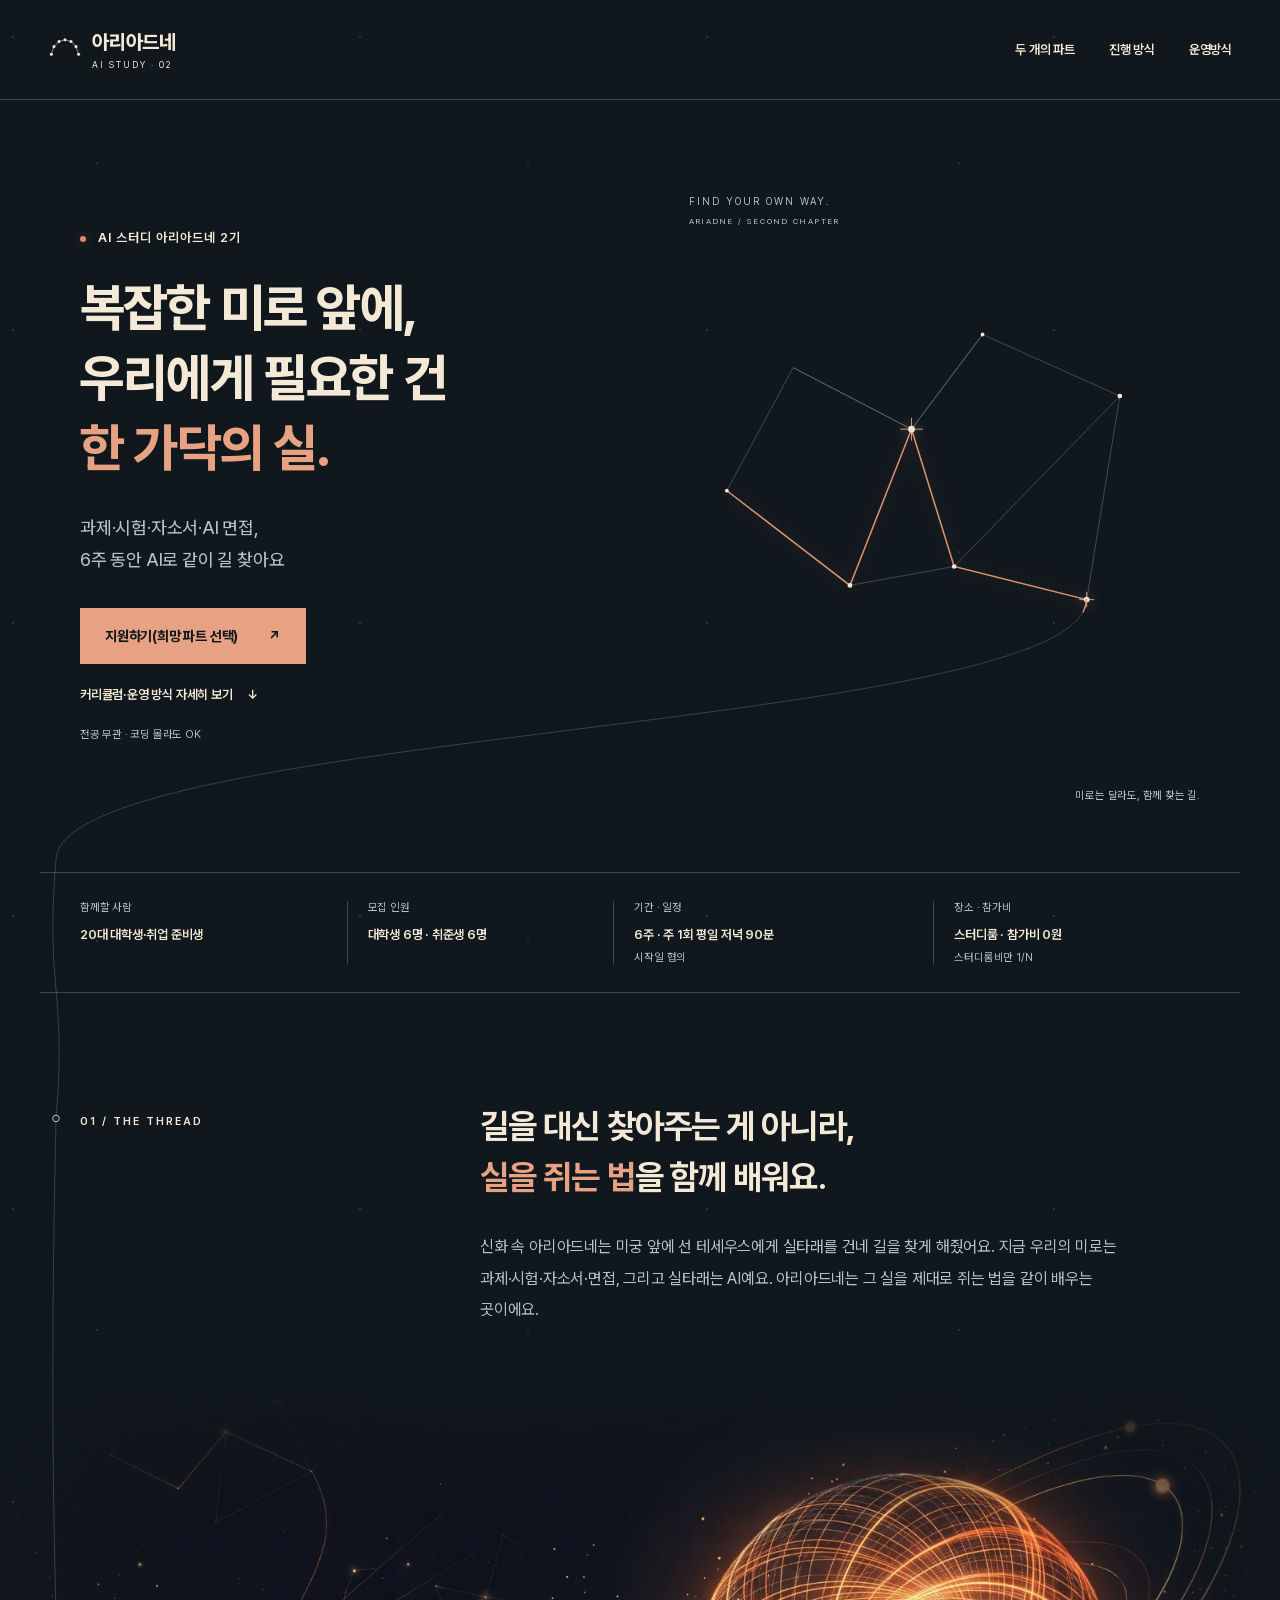
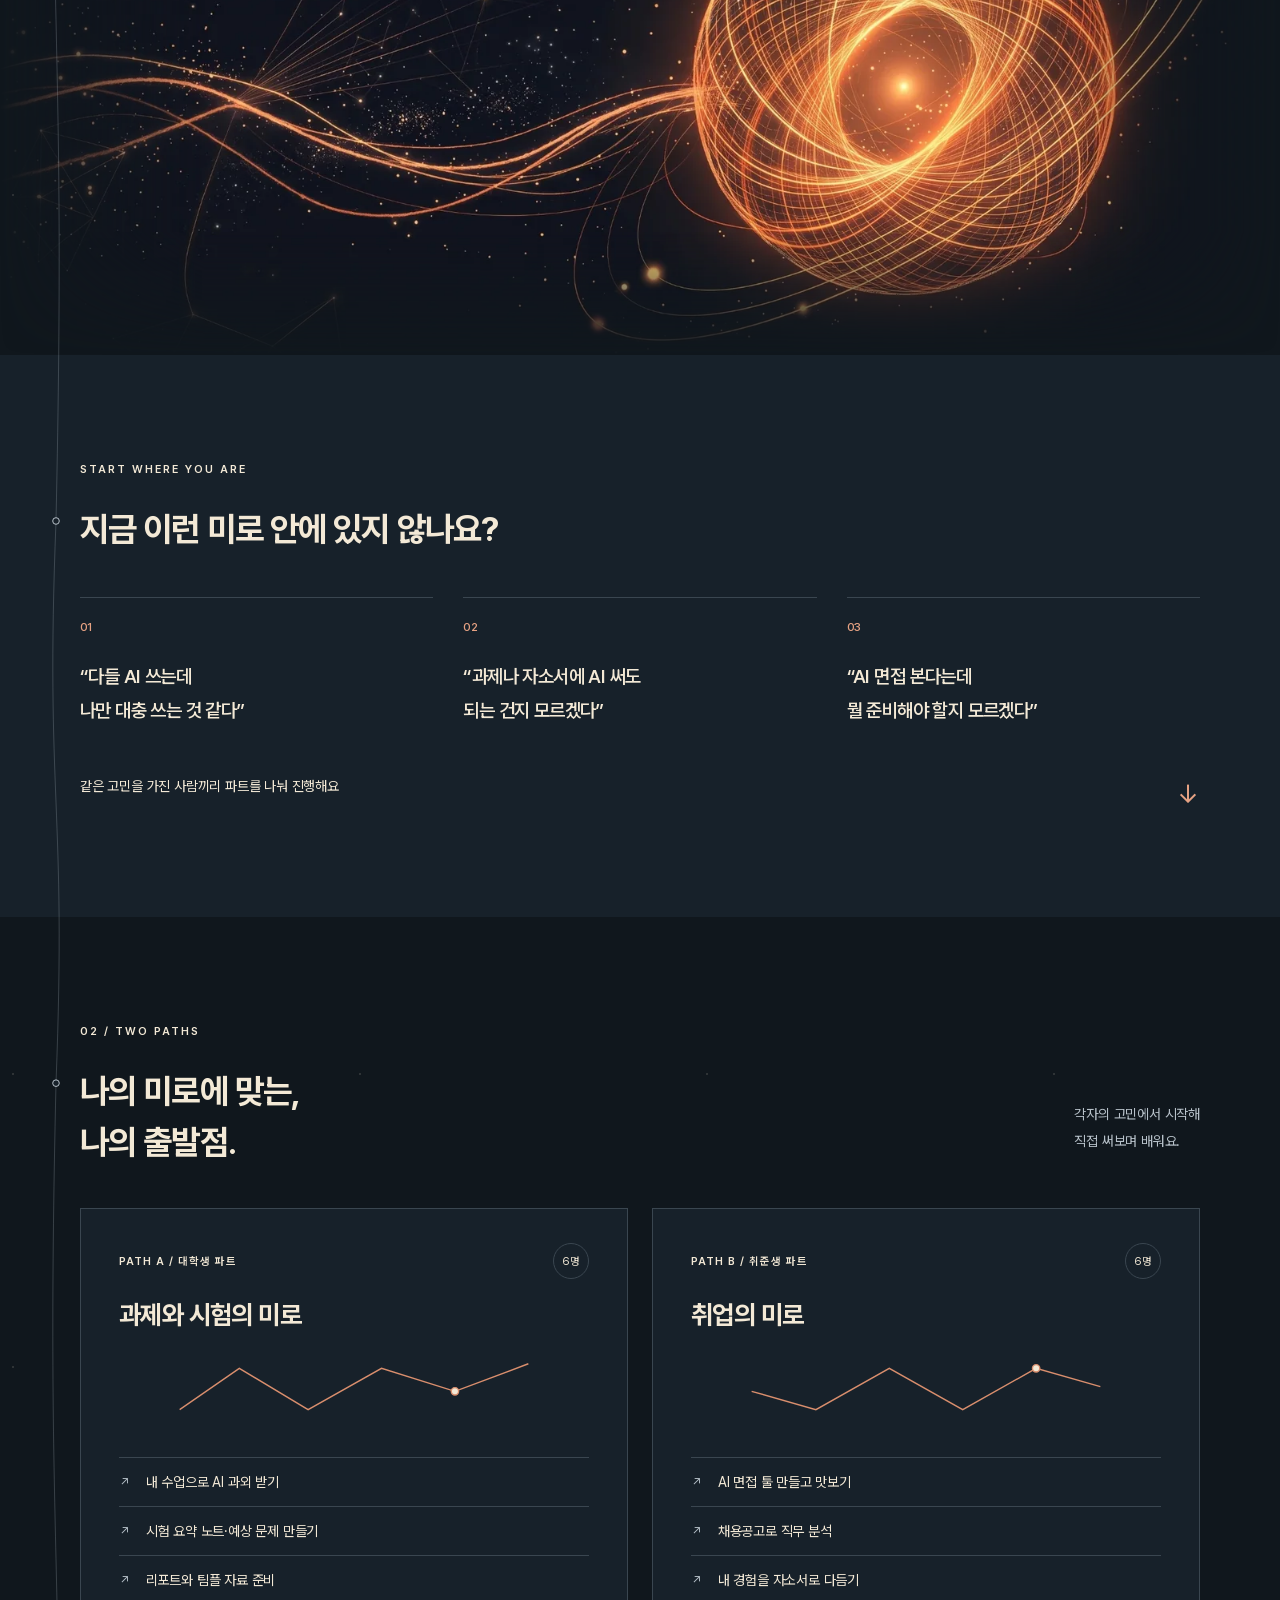
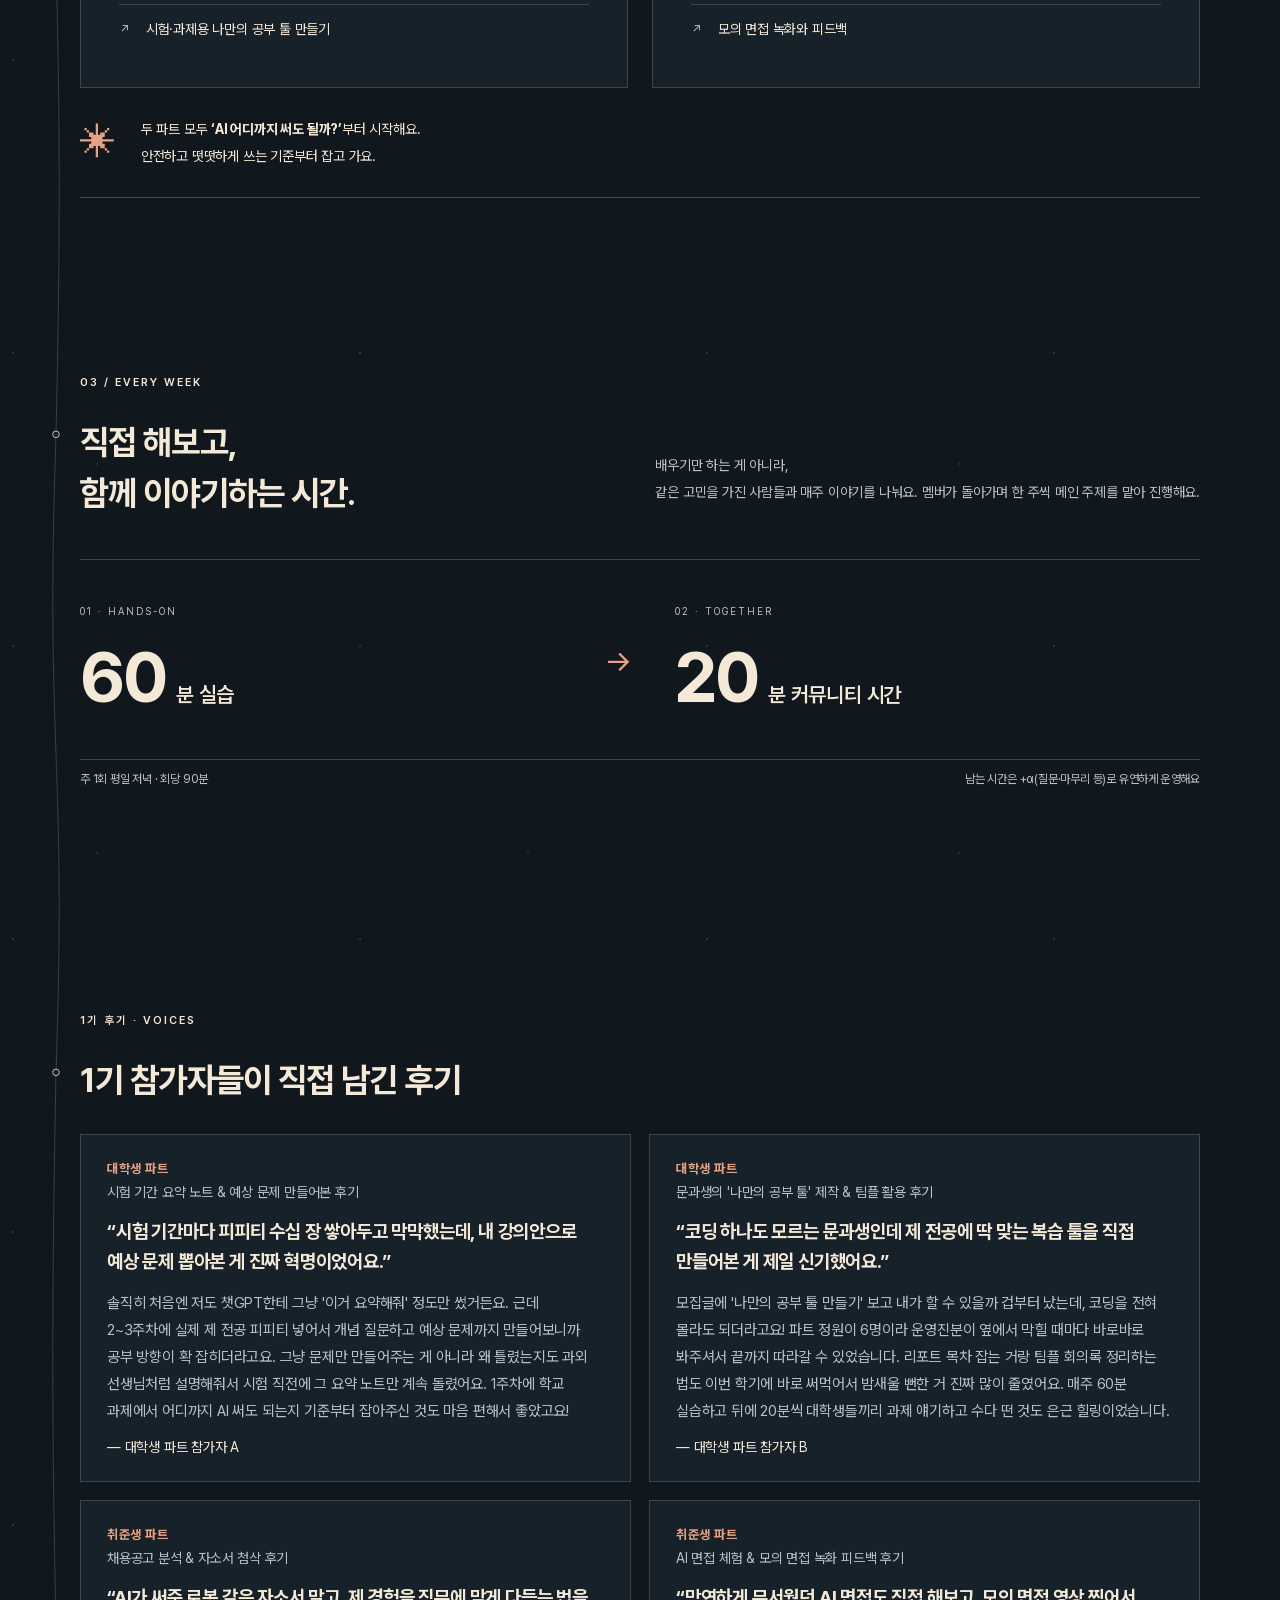
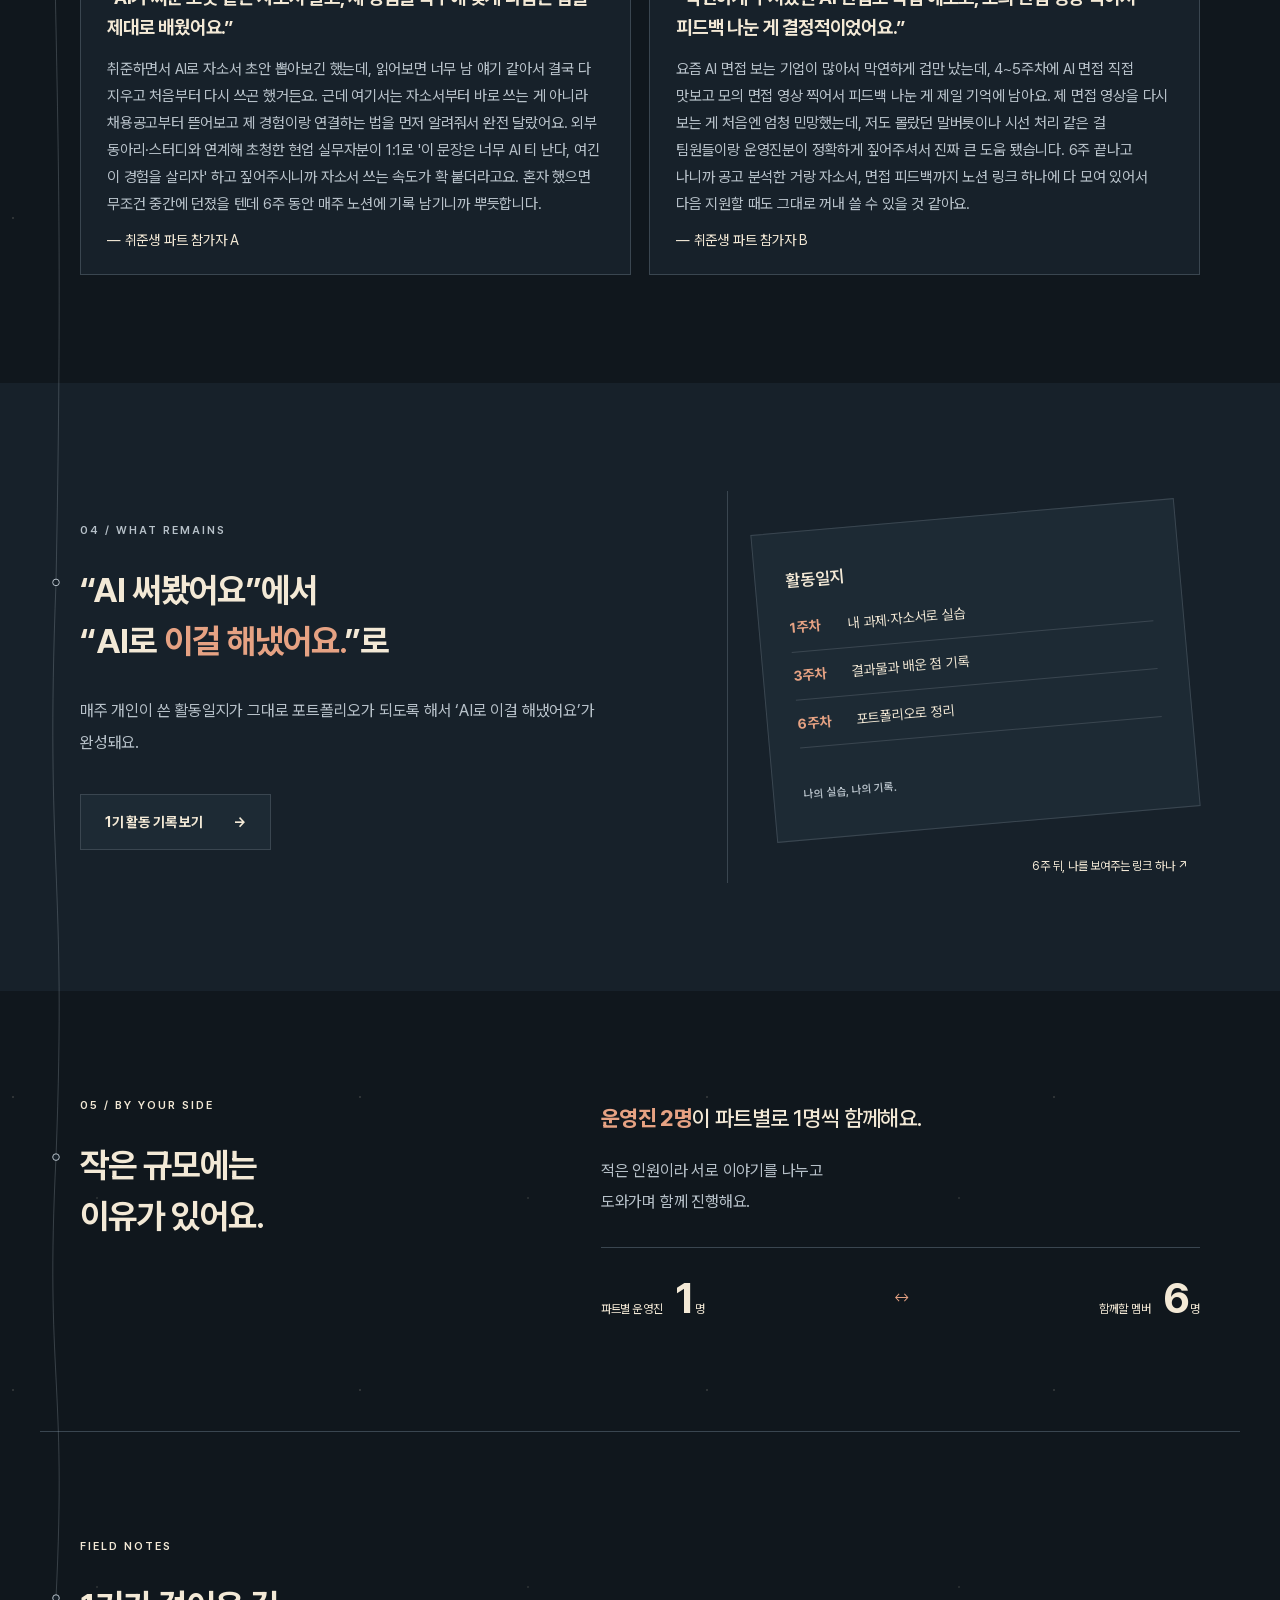
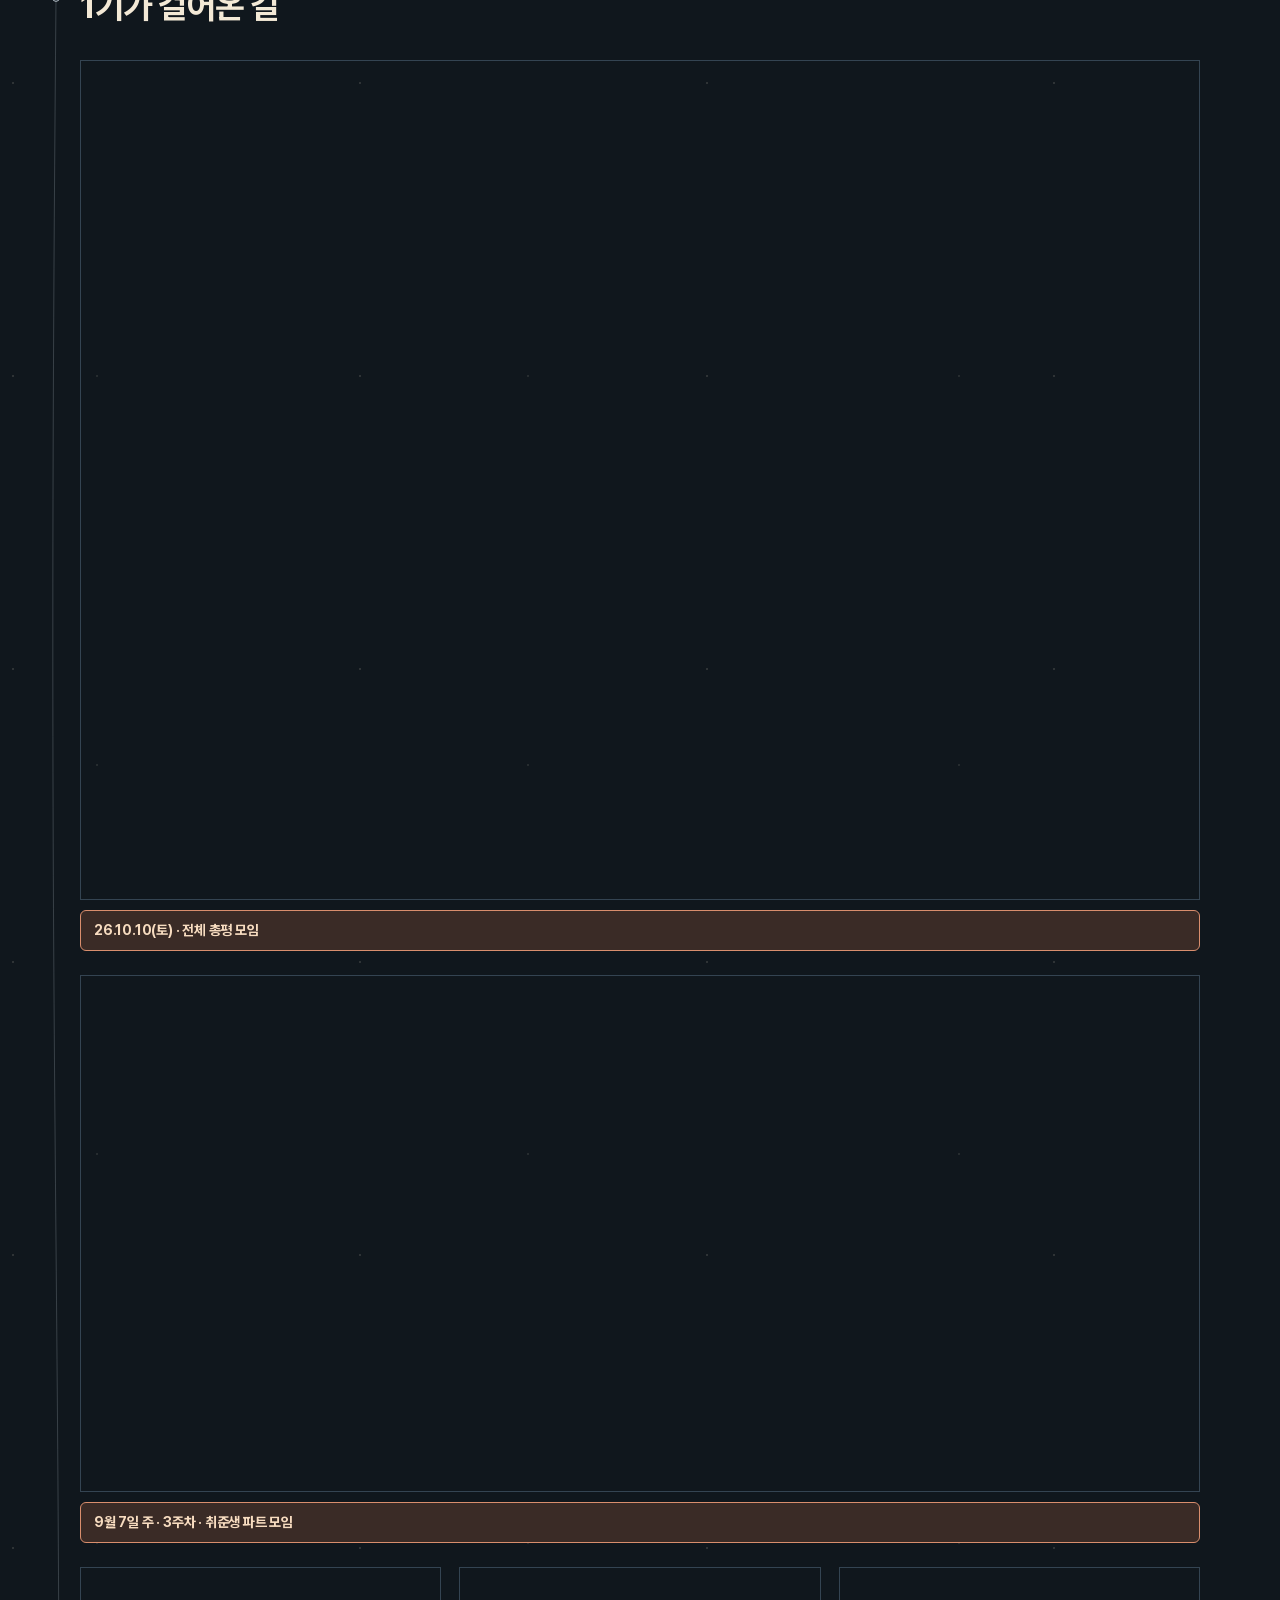
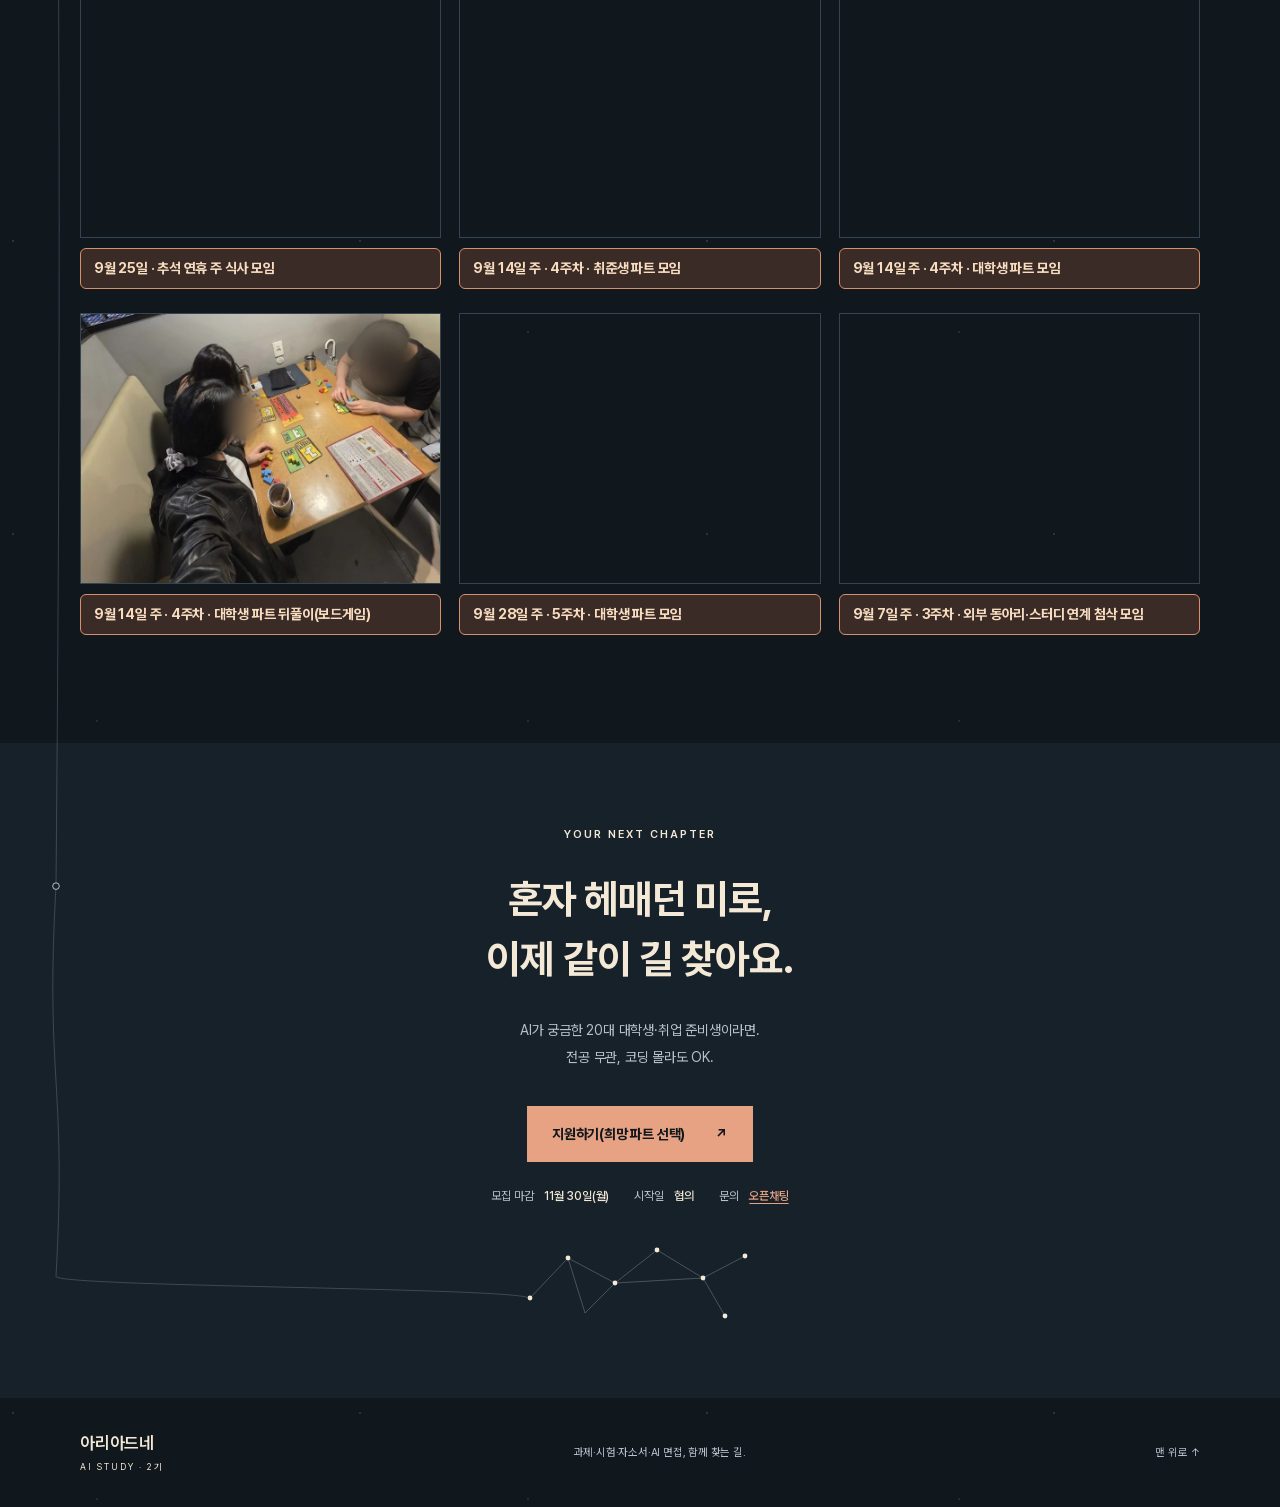
<file: index.html>
<!doctype html>
<html lang="ko"><head><meta charset="utf-8"><meta name="viewport" content="width=device-width,initial-scale=1"><meta name="theme-color" content="#10171D"><title>AI 스터디 아리아드네 2기</title><meta name="description" content="과제·시험·자소서·AI 면접, 6주 동안 AI로 같이 길 찾아요. AI가 궁금한 20대 대학생·취업 준비생을 위한 아리아드네 2기."><link rel="icon" href="assets/constellation.svg"><link rel="preload" href="fonts/PretendardVariable.woff2" as="font" type="font/woff2" crossorigin><link rel="stylesheet" href="style.css"><link rel="stylesheet" href="night.css"><meta property="og:type" content="website"><meta property="og:title" content="AI 스터디 아리아드네 2기"><meta property="og:description" content="과제·시험·자소서·AI 면접, 6주 동안 AI로 같이 길 찾아요"><meta property="og:url" content="https://ariadne-study.vercel.app/"><meta property="og:image" content="https://ariadne-study.vercel.app/assets/ariadne-stars-og.png"><meta property="og:image:width" content="1920"><meta property="og:image:height" content="1080"><meta name="twitter:card" content="summary_large_image"><meta name="twitter:image" content="https://ariadne-study.vercel.app/assets/ariadne-stars-og.png"></head>
<body><a class="skip" href="#main">본문 바로가기</a><header><a class="brand" href="#"><svg viewBox="0 0 40 40" aria-hidden="true"><path d="M4 25L7 16L13 10L20 8L27 10L33 16L36 25"/><circle cx="4" cy="25" r="1.8"/><circle cx="7" cy="16" r="1.8"/><circle cx="13" cy="10" r="1.8"/><circle cx="20" cy="8" r="1.8"/><circle cx="27" cy="10" r="1.8"/><circle cx="33" cy="16" r="1.8"/><circle cx="36" cy="25" r="1.8"/></svg><span>아리아드네<small>AI STUDY · 02</small></span></a><nav aria-label="주 메뉴"><a href="#parts">두 개의 파트</a><a href="#how">진행 방식</a><a href="#team">운영방식</a></nav></header>
<main id="main"><svg id="journey" aria-hidden="true"><defs><filter id="thread-blur" x="-100%" y="-10%" width="300%" height="120%"><feGaussianBlur stdDeviation="9"/></filter></defs><path id="journey-track"/><path id="journey-glow"/><path id="journey-thread"/><g id="journey-stars"></g></svg><section class="hero wrap"><div class="hero-copy"><p class="eyebrow"><span class="dot"></span> AI 스터디 아리아드네 2기</p><h1>복잡한 미로 앞에,<br>우리에게 필요한 건<br><em>한 가닥의 실.</em></h1><p class="hero-sub">과제·시험·자소서·AI 면접,<br>6주 동안 AI로 같이 길 찾아요</p><div class="hero-actions"><a class="button" data-apply href="#apply-form">지원하기(희망 파트 선택) <span>↗</span></a><a class="text-link" href="#empathy">커리큘럼·운영 방식 자세히 보기 <span>↓</span></a></div><p class="hero-note">전공 무관 · 코딩 몰라도 OK</p></div><div class="hero-art" aria-hidden="true"><div class="art-caption">FIND YOUR OWN WAY.<span>ARIADNE / SECOND CHAPTER</span></div><svg class="sky-map" viewBox="0 0 540 540" fill="none" aria-hidden="true"><g class="constellation-lines"><path d="M40 250L110 120L235 185L310 85L455 150L420 365L280 330L235 185L110 120M40 250L170 350L235 185M170 350L280 330L455 150M310 85L235 185"/></g><path class="sky-glow" d="M40 250L170 350L235 185L280 330L420 365"/><path class="sky-thread" d="M40 250L170 350L235 185L280 330L420 365"/><g class="sky-stars"><circle cx="40" cy="250" r="2"/><circle cx="235" cy="185" r="3.6"/><circle cx="310" cy="85" r="2"/><circle cx="455" cy="150" r="2.5"/><circle cx="420" cy="365" r="3"/><circle cx="280" cy="330" r="2.4"/><circle cx="170" cy="350" r="2.5"/></g><g class="star-cross"><path d="M223 185h24M235 173v24M412 365h16M420 357v16"/></g></svg><span class="art-label">미로는 달라도, 함께 찾는 길.</span></div></section>
<div class="facts wrap"><div><span>함께할 사람</span><strong>20대 대학생·취업 준비생</strong></div><div><span>모집 인원</span><strong>대학생 6명 · 취준생 6명</strong></div><div><span>기간 · 일정</span><strong>6주 · 주 1회 평일 저녁 90분</strong><small>시작일 협의</small></div><div><span>장소 · 참가비</span><strong>스터디룸 · 참가비 0원</strong><small>스터디룸비만 1/N</small></div></div>
<section class="story wrap section"><div class="section-index">01 / THE THREAD</div><div><h2>길을 대신 찾아주는 게 아니라,<br><span class="accent">실을 쥐는 법</span>을 함께 배워요.</h2><p class="body-copy">신화 속 아리아드네는 미궁 앞에 선 테세우스에게 실타래를 건네 길을 찾게 해줬어요. 지금 우리의 미로는 과제·시험·자소서·면접, 그리고 실타래는 AI예요. 아리아드네는 그 실을 제대로 쥐는 법을 같이 배우는 곳이에요.</p></div></section>
<figure class="thread-art"><img src="assets/thread-art.webp" width="1600" height="792" loading="lazy" decoding="async" alt="붉은 실이 모여 하나의 미궁 구체로 감겨드는 일러스트"></figure>
<section class="empathy" id="empathy"><div class="wrap section"><p class="eyebrow">START WHERE YOU ARE</p><h2>지금 이런 미로 안에 있지 않나요?</h2><div class="worries"><p><span>01</span>“다들 AI 쓰는데<br>나만 대충 쓰는 것 같다”</p><p><span>02</span>“과제나 자소서에 AI 써도<br>되는 건지 모르겠다”</p><p><span>03</span>“AI 면접 본다는데<br>뭘 준비해야 할지 모르겠다”</p></div><p class="bridge">같은 고민을 가진 사람끼리 파트를 나눠 진행해요 <span>↓</span></p></div></section>
<section class="wrap section connected" id="parts"><div class="section-heading"><div><p class="section-index">02 / TWO PATHS</p><h2>나의 미로에 맞는,<br>나의 출발점.</h2></div><p>각자의 고민에서 시작해<br>직접 써보며 배워요.</p></div><div class="part-grid"><article class="part student"><div class="part-top"><span>PATH A / 대학생 파트</span><b>6명</b></div><h3>과제와 시험의 미로</h3><svg viewBox="0 0 380 85" aria-hidden="true"><path d="M0 65L65 20L140 65L220 20L300 45L380 15"/><circle cx="300" cy="45" r="4"/></svg><ul><li>내 수업으로 AI 과외 받기</li><li>시험 요약 노트·예상 문제 만들기</li><li>리포트와 팀플 자료 준비</li><li>시험·과제용 나만의 공부 툴 만들기</li></ul></article><article class="part career"><div class="part-top"><span>PATH B / 취준생 파트</span><b>6명</b></div><h3>취업의 미로</h3><svg viewBox="0 0 380 85" aria-hidden="true"><path d="M0 45L70 65L150 20L230 65L310 20L380 40"/><circle cx="310" cy="20" r="4"/></svg><ul><li>AI 면접 툴 만들고 맛보기</li><li>채용공고로 직무 분석</li><li>내 경험을 자소서로 다듬기</li><li>모의 면접 녹화와 피드백</li></ul></article></div><div class="shared"><span class="knot">✳</span><p>두 파트 모두 <strong>‘AI 어디까지 써도 될까?’</strong>부터 시작해요.<br>안전하고 떳떳하게 쓰는 기준부터 잡고 가요.</p></div></section>
<section class="wrap section connected" id="how"><div class="section-heading"><div><p class="section-index">03 / EVERY WEEK</p><h2>직접 해보고,<br>함께 이야기하는 시간.</h2></div><p>배우기만 하는 게 아니라,<br>같은 고민을 가진 사람들과 매주 이야기를 나눠요. 멤버가 돌아가며 한 주씩 메인 주제를 맡아 진행해요.</p></div><div class="weekly"><div><span>01 · HANDS-ON</span><h3><b>60</b>분 실습</h3></div><span class="flow-arrow">→</span><div><span>02 · TOGETHER</span><h3><b>20</b>분 커뮤니티 시간</h3></div></div><p class="schedule-note">주 1회 평일 저녁 · 회당 90분 <span>남는 시간은 +α(질문·마무리 등)로 유연하게 운영해요</span></p></section>
<section class="wrap section reviews" id="reviews" aria-labelledby="reviews-title"><p class="section-index">1기 후기 · VOICES</p><h2 id="reviews-title">1기 참가자들이 직접 남긴 후기</h2><div class="review-grid" id="review-grid"></div></section>
<section class="record" id="records"><div class="wrap section record-grid"><div><p class="section-index">04 / WHAT REMAINS</p><h2>“AI 써봤어요”에서<br>“AI로 <em>이걸 해냈어요.</em>”로</h2><p class="body-copy">매주 개인이 쓴 활동일지가 그대로 포트폴리오가 되도록 해서 ‘AI로 이걸 해냈어요’가 완성돼요.</p><a class="button light" data-notion href="activity.html">1기 활동 기록 보기 <span>→</span></a></div><div class="record-art"><div class="record-lines"><span>활동일지</span><p class="rl-row"><b>1주차</b>내 과제·자소서로 실습</p><p class="rl-row"><b>3주차</b>결과물과 배운 점 기록</p><p class="rl-row"><b>6주차</b>포트폴리오로 정리</p><span>나의 실습, 나의 기록.</span></div><div class="record-tag">6주 뒤, 나를 보여주는 링크 하나 ↗</div></div></div></section>
<section class="wrap section team connected" id="team"><div><p class="section-index">05 / BY YOUR SIDE</p><h2>작은 규모에는<br>이유가 있어요.</h2></div><div><p class="team-lead"><strong>운영진 2명</strong>이 파트별로 1명씩 함께해요.</p><p class="body-copy">적은 인원이라 서로 이야기를 나누고<br>도와가며 함께 진행해요.</p><div class="team-ratio"><span>파트별 운영진 <b>1</b>명</span><span class="accent">↔</span><span>함께할 멤버 <b>6</b>명</span></div></div></section>
<section class="wrap section field-notes" id="field-notes" aria-labelledby="field-title">
  <p class="section-index">FIELD NOTES</p>
  <h2 id="field-title">1기가 걸어온 길</h2>
    <div class="field-gallery">
    <figure id="activity_01">
      <img src="assets/field/activity_01.webp" width="1200" height="900" decoding="async" alt="아리아드네 1기 26.10.10(토) · 전체 총평 모임 사진"><figcaption>26.10.10(토) · 전체 총평 모임</figcaption>
    </figure>
    <figure id="activity_02" class="wide">
      <img src="assets/field/activity_02.webp" width="1200" height="554" loading="lazy" decoding="async" alt="아리아드네 1기 9월 7일 주 · 3주차 · 취준생 파트 모임 사진"><figcaption>9월 7일 주 · 3주차 · 취준생 파트 모임</figcaption>
    </figure>
    <figure id="activity_03">
      <img src="assets/field/activity_03.webp" width="800" height="600" loading="lazy" decoding="async" alt="아리아드네 1기 9월 25일 · 추석 연휴 주 식사 모임 사진"><figcaption>9월 25일 · 추석 연휴 주 식사 모임</figcaption>
    </figure>
    <figure id="activity_04">
      <img src="assets/field/activity_04.webp" width="800" height="600" loading="lazy" decoding="async" alt="아리아드네 1기 9월 14일 주 · 4주차 · 취준생 파트 모임 사진"><figcaption>9월 14일 주 · 4주차 · 취준생 파트 모임</figcaption>
    </figure>
    <figure id="activity_05">
      <img src="assets/field/activity_05.webp" width="800" height="600" loading="lazy" decoding="async" alt="아리아드네 1기 9월 14일 주 · 4주차 · 대학생 파트 모임 사진"><figcaption>9월 14일 주 · 4주차 · 대학생 파트 모임</figcaption>
    </figure>
    <figure id="activity_06">
      <img src="assets/field/activity_06.webp" width="800" height="600" loading="lazy" decoding="async" alt="아리아드네 1기 9월 14일 주 · 4주차 · 대학생 파트 뒤풀이(보드게임) 사진"><figcaption>9월 14일 주 · 4주차 · 대학생 파트 뒤풀이(보드게임)</figcaption>
    </figure>
    <figure id="activity_07">
      <img src="assets/field/activity_07.webp" width="800" height="600" loading="lazy" decoding="async" alt="아리아드네 1기 9월 28일 주 · 5주차 · 대학생 파트 모임 사진"><figcaption>9월 28일 주 · 5주차 · 대학생 파트 모임</figcaption>
    </figure>
    <figure id="activity_08">
      <img src="assets/field/activity_08.webp" width="800" height="600" loading="lazy" decoding="async" alt="아리아드네 1기 9월 7일 주 · 3주차 · 외부 동아리·스터디 연계 첨삭 모임 사진"><figcaption>9월 7일 주 · 3주차 · 외부 동아리·스터디 연계 첨삭 모임</figcaption>
    </figure>
  </div>
  </section>
<section class="final-cta" id="apply"><div class="wrap"><p class="eyebrow">YOUR NEXT CHAPTER</p><h2>혼자 헤매던 미로,<br>이제 같이 길 찾아요.</h2><p>AI가 궁금한 20대 대학생·취업 준비생이라면.<br>전공 무관, 코딩 몰라도 OK.</p><a class="button" data-apply href="#apply-form">지원하기(희망 파트 선택) <span>↗</span></a><div class="closing-info"><span>모집 마감 <strong>11월 30일(월)</strong></span><span>시작일 <strong>협의</strong></span><span>문의 <strong><a href="https://open.kakao.com/o/sSO8P9Wi" target="_blank" rel="noopener noreferrer">오픈채팅</a></strong></span></div><svg class="arrival-map" viewBox="0 0 240 90" aria-hidden="true"><path d="M10 60L48 20L95 45L137 12L183 40L225 18M48 20L65 75L95 45L183 40L205 78"/><circle cx="10" cy="60" r="2.4"/><circle cx="48" cy="20" r="2.4"/><circle cx="95" cy="45" r="2.4"/><circle cx="137" cy="12" r="2.4"/><circle cx="183" cy="40" r="2.4"/><circle cx="225" cy="18" r="2.4"/><circle cx="205" cy="78" r="2.4"/></svg></div></section></main>
<footer class="wrap"><a class="footer-brand" href="#">아리아드네 <span>AI STUDY · 2기</span></a><p>과제·시험·자소서·AI 면접, 함께 찾는 길.</p><a href="#">맨 위로 ↑</a></footer><dialog id="notice"><button id="close-notice" aria-label="안내 닫기">×</button><p class="eyebrow">아리아드네 2기</p><h2 id="notice-title"></h2><p id="notice-copy"></p><button class="button" id="notice-ok">확인</button></dialog><script src="script.js"></script><script src="reviews.js"></script><script src="journey.js"></script></body></html>
</file>
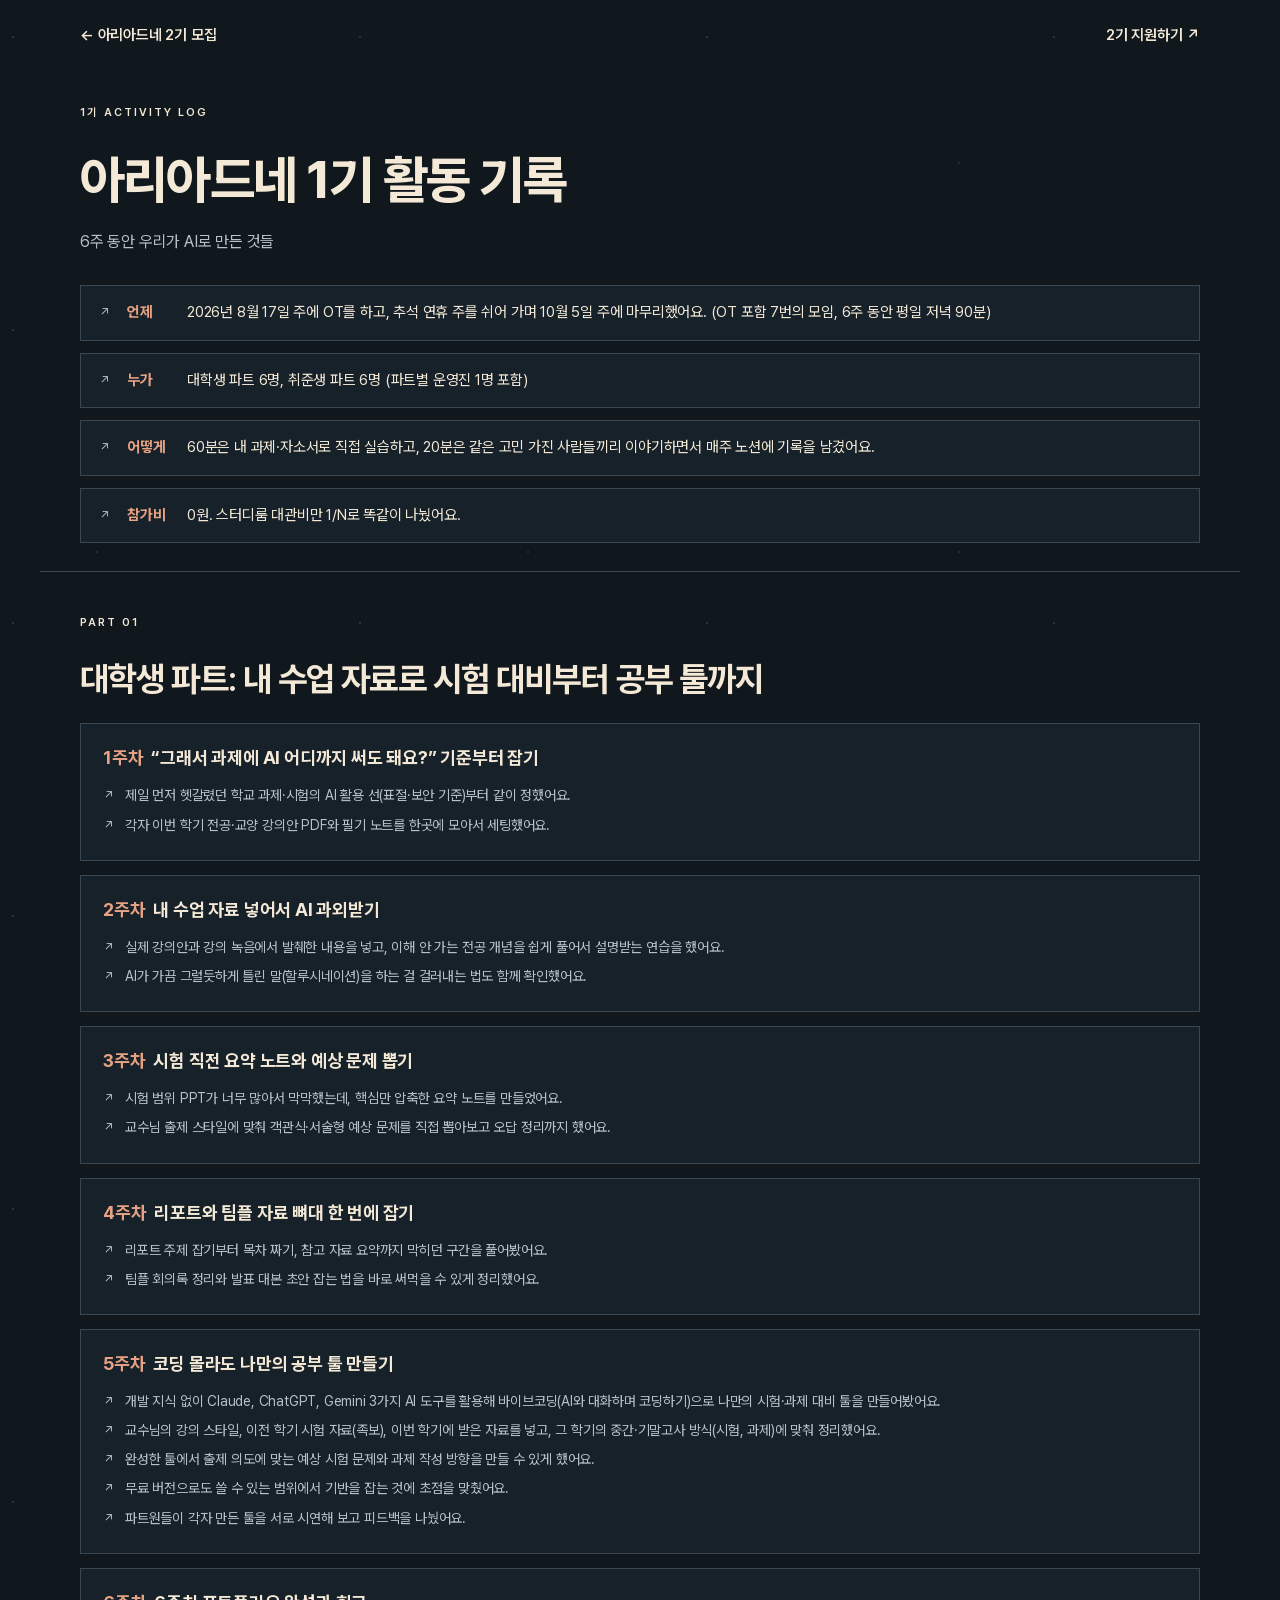
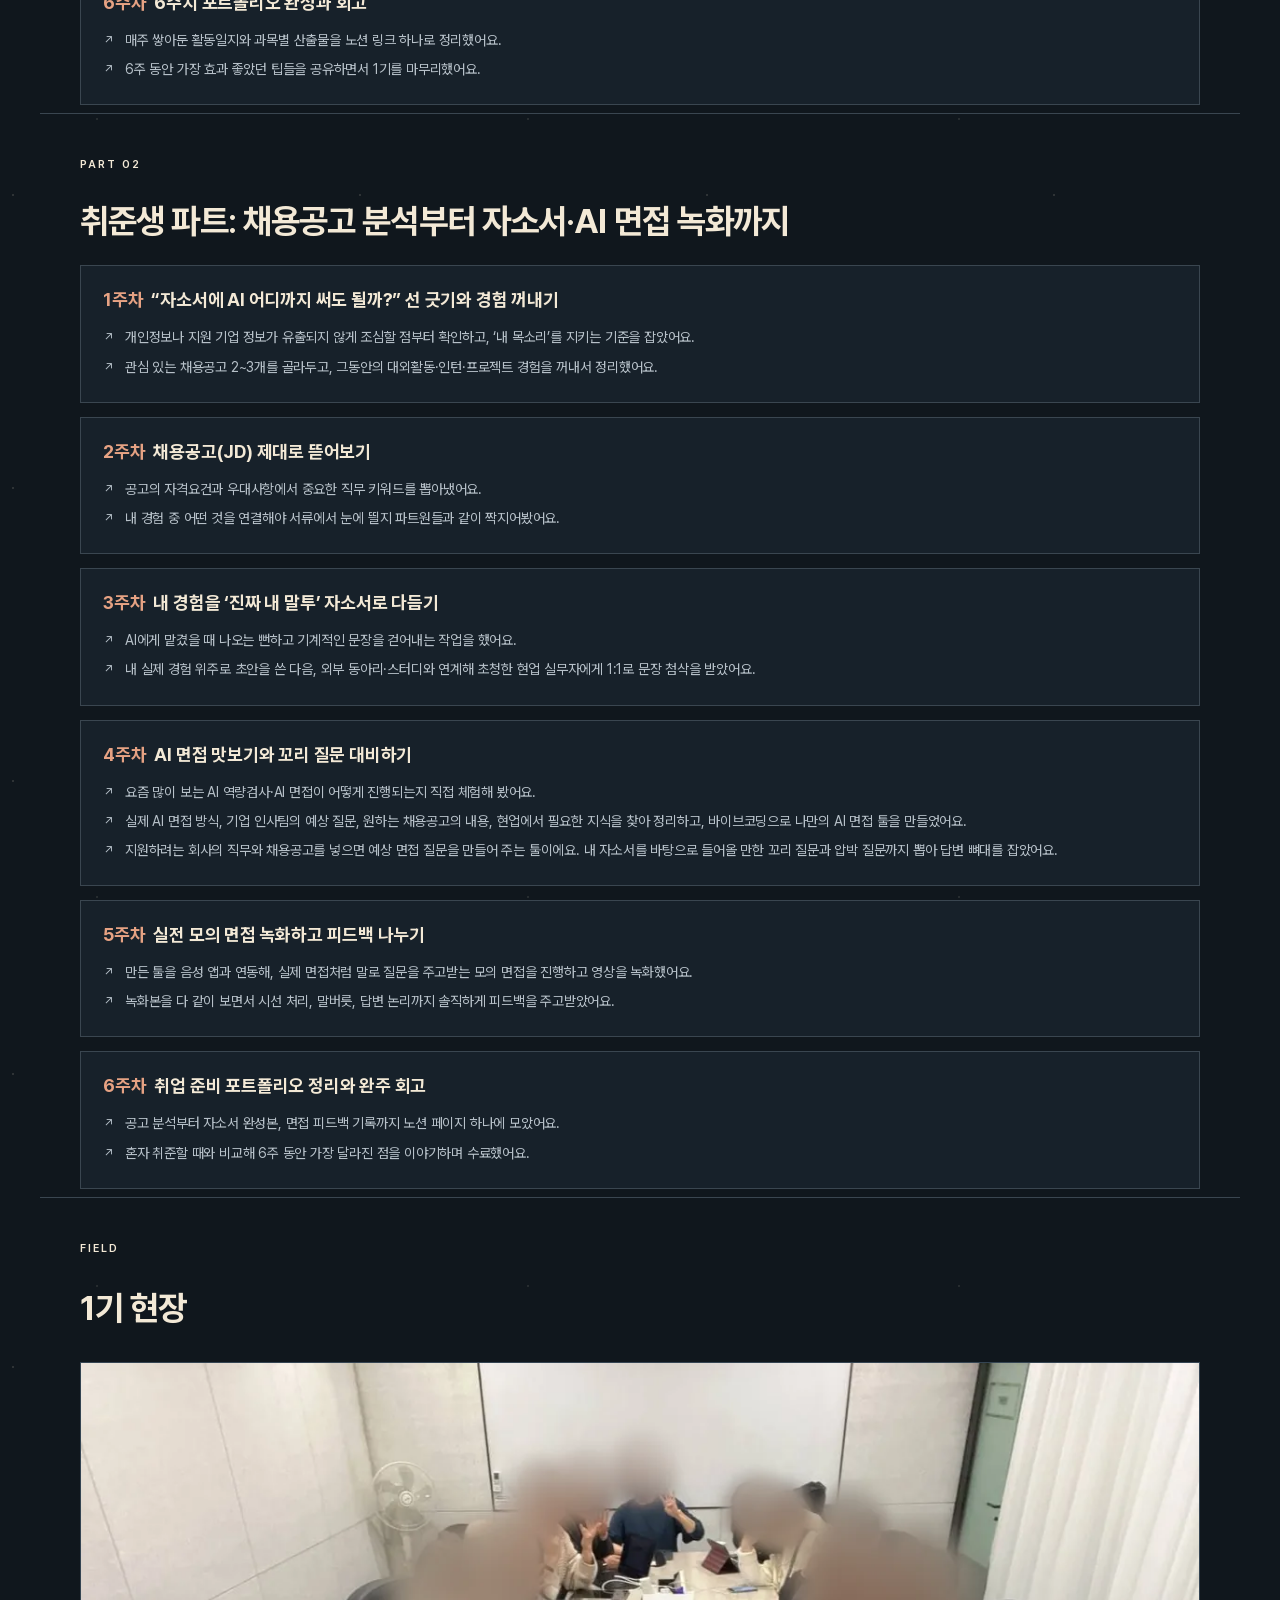
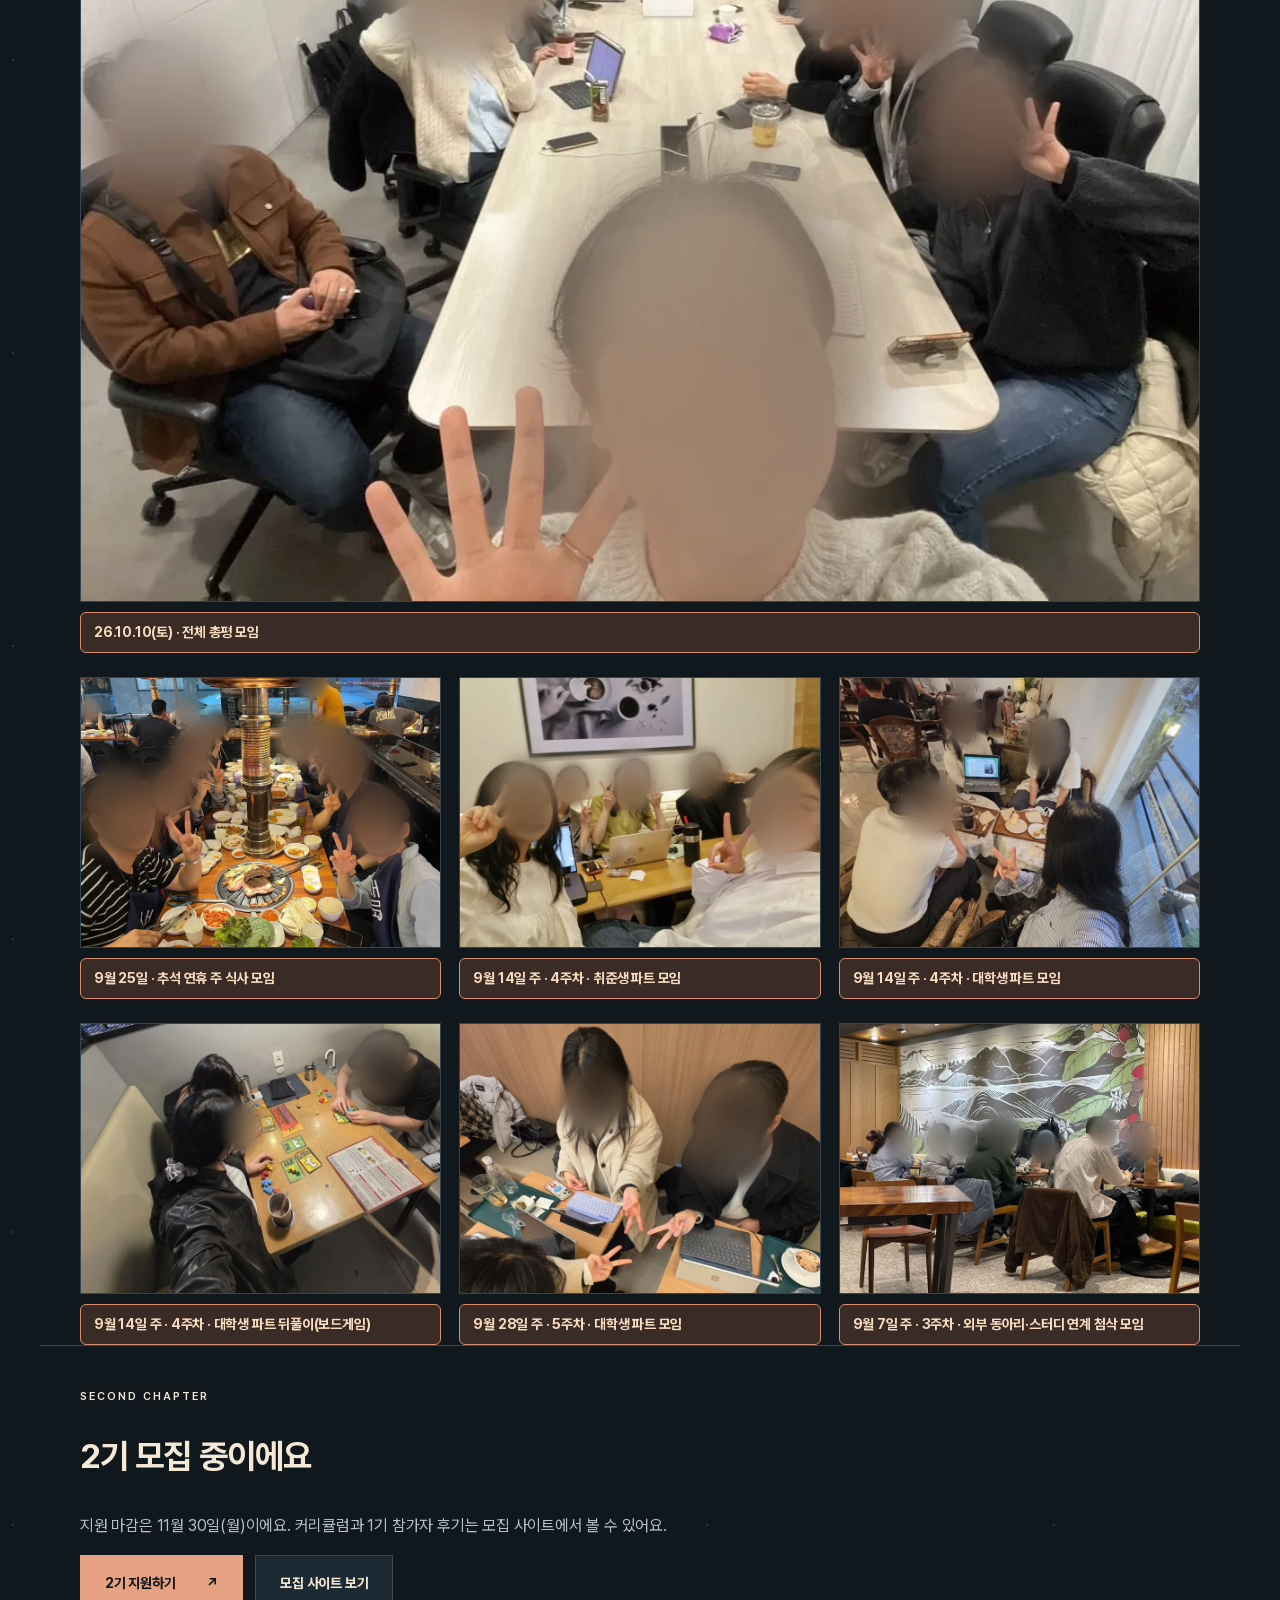
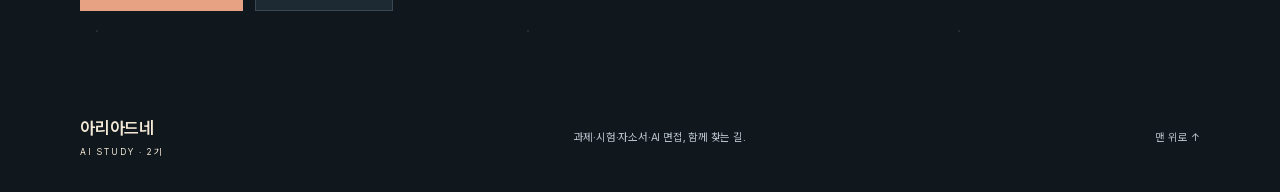
<file: activity.html>
<!doctype html>
<html lang="ko">
<head>
<meta charset="utf-8">
<meta name="viewport" content="width=device-width, initial-scale=1">
<title>아리아드네 1기 활동 기록</title>
<meta name="description" content="아리아드네 1기가 6주 동안 AI로 만든 것들. 대학생·취준생 파트별 주차 활동을 정리했어요.">
<meta property="og:title" content="아리아드네 1기 활동 기록">
<meta property="og:description" content="6주 동안 우리가 AI로 만든 것들">
<meta property="og:type" content="website">
<meta property="og:url" content="https://ariadne-study.vercel.app/activity.html">
<meta property="og:image" content="https://ariadne-study.vercel.app/assets/ariadne-stars-og.png">
<link rel="icon" href="assets/constellation.svg">
<link rel="preload" href="fonts/PretendardVariable.woff2" as="font" type="font/woff2" crossorigin>
<link rel="stylesheet" href="style.css">
<link rel="stylesheet" href="night.css">
<link rel="stylesheet" href="activity.css">
</head>
<body>
<div class="wrap act-top"><a href="index.html">← 아리아드네 2기 모집</a><a href="https://smore.im/form/TpQe4mgxaH" target="_blank" rel="noopener noreferrer">2기 지원하기 ↗</a></div>
<main>
<section class="wrap act-hero">
  <p class="section-index">1기 ACTIVITY LOG</p>
  <h1>아리아드네 1기 활동 기록</h1>
  <p class="body-copy">6주 동안 우리가 AI로 만든 것들</p>
  <ul class="act-facts">
    <li><b>언제</b>2026년 8월 17일 주에 OT를 하고, 추석 연휴 주를 쉬어 가며 10월 5일 주에 마무리했어요. (OT 포함 7번의 모임, 6주 동안 평일 저녁 90분)</li>
    <li><b>누가</b>대학생 파트 6명, 취준생 파트 6명 (파트별 운영진 1명 포함)</li>
    <li><b>어떻게</b>60분은 내 과제·자소서로 직접 실습하고, 20분은 같은 고민 가진 사람들끼리 이야기하면서 매주 노션에 기록을 남겼어요.</li>
    <li><b>참가비</b>0원. 스터디룸 대관비만 1/N로 똑같이 나눴어요.</li>
  </ul>
</section>

<section class="wrap act-part" id="univ">
  <p class="section-index">PART 01</p>
  <h2>대학생 파트: 내 수업 자료로 시험 대비부터 공부 툴까지</h2>
  <div class="act-weeks">
    <article class="act-week"><h3><span>1주차</span>“그래서 과제에 AI 어디까지 써도 돼요?” 기준부터 잡기</h3><ul><li>제일 먼저 헷갈렸던 학교 과제·시험의 AI 활용 선(표절·보안 기준)부터 같이 정했어요.</li><li>각자 이번 학기 전공·교양 강의안 PDF와 필기 노트를 한곳에 모아서 세팅했어요.</li></ul></article>
    <article class="act-week"><h3><span>2주차</span>내 수업 자료 넣어서 AI 과외받기</h3><ul><li>실제 강의안과 강의 녹음에서 발췌한 내용을 넣고, 이해 안 가는 전공 개념을 쉽게 풀어서 설명받는 연습을 했어요.</li><li>AI가 가끔 그럴듯하게 틀린 말(할루시네이션)을 하는 걸 걸러내는 법도 함께 확인했어요.</li></ul></article>
    <article class="act-week"><h3><span>3주차</span>시험 직전 요약 노트와 예상 문제 뽑기</h3><ul><li>시험 범위 PPT가 너무 많아서 막막했는데, 핵심만 압축한 요약 노트를 만들었어요.</li><li>교수님 출제 스타일에 맞춰 객관식·서술형 예상 문제를 직접 뽑아보고 오답 정리까지 했어요.</li></ul></article>
    <article class="act-week"><h3><span>4주차</span>리포트와 팀플 자료 뼈대 한 번에 잡기</h3><ul><li>리포트 주제 잡기부터 목차 짜기, 참고 자료 요약까지 막히던 구간을 풀어봤어요.</li><li>팀플 회의록 정리와 발표 대본 초안 잡는 법을 바로 써먹을 수 있게 정리했어요.</li></ul></article>
    <article class="act-week"><h3><span>5주차</span>코딩 몰라도 나만의 공부 툴 만들기</h3><ul><li>개발 지식 없이 Claude, ChatGPT, Gemini 3가지 AI 도구를 활용해 바이브코딩(AI와 대화하며 코딩하기)으로 나만의 시험·과제 대비 툴을 만들어봤어요.</li><li>교수님의 강의 스타일, 이전 학기 시험 자료(족보), 이번 학기에 받은 자료를 넣고, 그 학기의 중간·기말고사 방식(시험, 과제)에 맞춰 정리했어요.</li><li>완성한 툴에서 출제 의도에 맞는 예상 시험 문제와 과제 작성 방향을 만들 수 있게 했어요.</li><li>무료 버전으로도 쓸 수 있는 범위에서 기반을 잡는 것에 초점을 맞췄어요.</li><li>파트원들이 각자 만든 툴을 서로 시연해 보고 피드백을 나눴어요.</li></ul></article>
    <article class="act-week"><h3><span>6주차</span>6주치 포트폴리오 완성과 회고</h3><ul><li>매주 쌓아둔 활동일지와 과목별 산출물을 노션 링크 하나로 정리했어요.</li><li>6주 동안 가장 효과 좋았던 팁들을 공유하면서 1기를 마무리했어요.</li></ul></article>
  </div>
</section>

<section class="wrap act-part" id="job">
  <p class="section-index">PART 02</p>
  <h2>취준생 파트: 채용공고 분석부터 자소서·AI 면접 녹화까지</h2>
  <div class="act-weeks">
    <article class="act-week"><h3><span>1주차</span>“자소서에 AI 어디까지 써도 될까?” 선 긋기와 경험 꺼내기</h3><ul><li>개인정보나 지원 기업 정보가 유출되지 않게 조심할 점부터 확인하고, ‘내 목소리’를 지키는 기준을 잡았어요.</li><li>관심 있는 채용공고 2~3개를 골라두고, 그동안의 대외활동·인턴·프로젝트 경험을 꺼내서 정리했어요.</li></ul></article>
    <article class="act-week"><h3><span>2주차</span>채용공고(JD) 제대로 뜯어보기</h3><ul><li>공고의 자격요건과 우대사항에서 중요한 직무 키워드를 뽑아냈어요.</li><li>내 경험 중 어떤 것을 연결해야 서류에서 눈에 띌지 파트원들과 같이 짝지어봤어요.</li></ul></article>
    <article class="act-week"><h3><span>3주차</span>내 경험을 ‘진짜 내 말투’ 자소서로 다듬기</h3><ul><li>AI에게 맡겼을 때 나오는 뻔하고 기계적인 문장을 걷어내는 작업을 했어요.</li><li>내 실제 경험 위주로 초안을 쓴 다음, 외부 동아리·스터디와 연계해 초청한 현업 실무자에게 1:1로 문장 첨삭을 받았어요.</li></ul></article>
    <article class="act-week"><h3><span>4주차</span>AI 면접 맛보기와 꼬리 질문 대비하기</h3><ul><li>요즘 많이 보는 AI 역량검사·AI 면접이 어떻게 진행되는지 직접 체험해 봤어요.</li><li>실제 AI 면접 방식, 기업 인사팀의 예상 질문, 원하는 채용공고의 내용, 현업에서 필요한 지식을 찾아 정리하고, 바이브코딩으로 나만의 AI 면접 툴을 만들었어요.</li><li>지원하려는 회사의 직무와 채용공고를 넣으면 예상 면접 질문을 만들어 주는 툴이에요. 내 자소서를 바탕으로 들어올 만한 꼬리 질문과 압박 질문까지 뽑아 답변 뼈대를 잡았어요.</li></ul></article>
    <article class="act-week"><h3><span>5주차</span>실전 모의 면접 녹화하고 피드백 나누기</h3><ul><li>만든 툴을 음성 앱과 연동해, 실제 면접처럼 말로 질문을 주고받는 모의 면접을 진행하고 영상을 녹화했어요.</li><li>녹화본을 다 같이 보면서 시선 처리, 말버릇, 답변 논리까지 솔직하게 피드백을 주고받았어요.</li></ul></article>
    <article class="act-week"><h3><span>6주차</span>취업 준비 포트폴리오 정리와 완주 회고</h3><ul><li>공고 분석부터 자소서 완성본, 면접 피드백 기록까지 노션 페이지 하나에 모았어요.</li><li>혼자 취준할 때와 비교해 6주 동안 가장 달라진 점을 이야기하며 수료했어요.</li></ul></article>
  </div>
</section>

<section class="wrap act-photos" id="photos">
  <p class="section-index">FIELD</p>
  <h2>1기 현장</h2>
    <div class="field-gallery">
    <figure><img src="assets/field/activity_01.webp" width="1200" height="900" decoding="async" alt="아리아드네 1기 26.10.10(토) · 전체 총평 모임 사진"><figcaption>26.10.10(토) · 전체 총평 모임</figcaption></figure>
    <figure><img src="assets/field/activity_03.webp" width="800" height="600" loading="lazy" decoding="async" alt="아리아드네 1기 9월 25일 · 추석 연휴 주 식사 모임 사진"><figcaption>9월 25일 · 추석 연휴 주 식사 모임</figcaption></figure>
    <figure><img src="assets/field/activity_04.webp" width="800" height="600" loading="lazy" decoding="async" alt="아리아드네 1기 9월 14일 주 · 4주차 · 취준생 파트 모임 사진"><figcaption>9월 14일 주 · 4주차 · 취준생 파트 모임</figcaption></figure>
    <figure><img src="assets/field/activity_05.webp" width="800" height="600" loading="lazy" decoding="async" alt="아리아드네 1기 9월 14일 주 · 4주차 · 대학생 파트 모임 사진"><figcaption>9월 14일 주 · 4주차 · 대학생 파트 모임</figcaption></figure>
    <figure><img src="assets/field/activity_06.webp" width="800" height="600" loading="lazy" decoding="async" alt="아리아드네 1기 9월 14일 주 · 4주차 · 대학생 파트 뒤풀이(보드게임) 사진"><figcaption>9월 14일 주 · 4주차 · 대학생 파트 뒤풀이(보드게임)</figcaption></figure>
    <figure><img src="assets/field/activity_07.webp" width="800" height="600" loading="lazy" decoding="async" alt="아리아드네 1기 9월 28일 주 · 5주차 · 대학생 파트 모임 사진"><figcaption>9월 28일 주 · 5주차 · 대학생 파트 모임</figcaption></figure>
    <figure><img src="assets/field/activity_08.webp" width="800" height="600" loading="lazy" decoding="async" alt="아리아드네 1기 9월 7일 주 · 3주차 · 외부 동아리·스터디 연계 첨삭 모임 사진"><figcaption>9월 7일 주 · 3주차 · 외부 동아리·스터디 연계 첨삭 모임</figcaption></figure>
  </div>
</section>

<section class="wrap act-cta">
  <p class="section-index">SECOND CHAPTER</p>
  <h2>2기 모집 중이에요</h2>
  <p class="body-copy" style="margin:12px 0 0">지원 마감은 11월 30일(월)이에요. 커리큘럼과 1기 참가자 후기는 모집 사이트에서 볼 수 있어요.</p>
  <a class="button" href="https://smore.im/form/TpQe4mgxaH" target="_blank" rel="noopener noreferrer">2기 지원하기 <span>↗</span></a>
  <a class="button light" href="index.html" style="margin-left:8px">모집 사이트 보기</a>
</section>
</main>
<footer class="wrap"><a class="footer-brand" href="index.html">아리아드네 <span>AI STUDY · 2기</span></a><p>과제·시험·자소서·AI 면접, 함께 찾는 길.</p><a href="#">맨 위로 ↑</a></footer>
</body>
</html>
</file>
<file: style.css>
@font-face{font-family:'Pretendard';font-style:normal;font-weight:100 900;font-display:swap;src:url('./fonts/PretendardVariable.woff2') format('woff2')}
:root{--paper:#f4f1e8;--ink:#272f29;--muted:#6c7067;--line:#d4d5c9;--accent:#b34e35;--green:#e5e9dc}*{box-sizing:border-box}html{scroll-behavior:smooth;scroll-padding-top:100px}body{margin:0;background:var(--paper);color:var(--ink);font-family:'Pretendard','Apple SD Gothic Neo','Malgun Gothic',sans-serif;word-break:keep-all;-webkit-font-smoothing:antialiased}a{color:inherit;text-decoration:none}button{font:inherit;cursor:pointer}a:focus-visible,button:focus-visible{outline:3px solid var(--accent);outline-offset:6px}::selection{background:#e6c5af}.wrap{max-width:1200px;margin:auto;padding-left:40px;padding-right:40px}header{height:100px;max-width:1360px;padding:0 48px;margin:auto;display:flex;align-items:center;justify-content:space-between;border-bottom:1px solid var(--line)}.brand{display:flex;gap:10px;align-items:center;font-size:20px;font-weight:700}.brand svg{width:34px;stroke:var(--accent);fill:none;stroke-width:2}.brand small{display:block;font-size:9px;letter-spacing:2px;margin-top:5px;font-weight:400}nav{display:flex;gap:34px;font-size:13px}nav a:hover,.text-link:hover{color:var(--accent)}.header-apply{font-size:13px;border-bottom:1px solid var(--ink);padding:10px 0}.header-apply span{margin-left:24px}.hero{min-height:710px;display:grid;grid-template-columns:1.12fr 1fr;gap:36px;align-items:center;padding-top:80px;padding-bottom:70px}.eyebrow,.section-index{font-size:11px;letter-spacing:2px;font-weight:600;margin:0 0 28px}.hero .eyebrow{letter-spacing:1px;font-size:13px}.dot{display:inline-block;width:6px;height:6px;background:var(--accent);border-radius:50%;margin-right:8px}h1{font-size:52px;line-height:1.35;letter-spacing:-1.8px;font-weight:750;margin:0 0 28px}em{font-style:normal;color:var(--accent)}.hero-sub{font-size:18px;line-height:1.8;color:var(--muted)}.hero-actions{display:flex;flex-direction:column;align-items:flex-start;gap:23px;margin-top:32px}.button{display:inline-flex;gap:30px;align-items:center;justify-content:space-between;background:var(--accent);color:#fff;padding:19px 24px;border:1px solid transparent;font-size:14px;transition:background .2s,transform .2s}.button:hover{background:#943e2a;transform:translateY(-2px)}.text-link{font-size:13px}.text-link span{padding-left:12px}.hero-note{font-size:11px;color:var(--muted);margin-top:26px}.hero-art{position:relative;padding-top:15px}.art-caption{display:flex;flex-direction:column;gap:9px;font-size:10px;letter-spacing:2px;margin-bottom:28px}.art-caption span{color:var(--muted);font-size:8px}.hero-art svg{width:100%;overflow:visible}.thread{stroke:var(--accent);stroke-width:3;stroke-linecap:round;stroke-linejoin:round}.thread-shadow{stroke:#d5c5b3;stroke-width:7;opacity:.4;transform:translateY(3px)}.art-label{display:block;text-align:right;font-size:11px;color:var(--muted);margin-top:20px}.facts{display:grid;grid-template-columns:1fr 1fr 1.2fr 1fr;padding-top:28px;padding-bottom:28px;border-top:1px solid var(--line);border-bottom:1px solid var(--line)}.facts>div{padding:0 20px;border-left:1px solid var(--line)}.facts>div:first-child{padding-left:0;border:0}.facts span,.facts small{display:block;font-size:11px;color:var(--muted)}.facts strong{display:block;font-size:13px;line-height:1.7;margin:10px 0 5px;font-weight:500}.section{padding-top:108px;padding-bottom:108px}h2{font-size:34px;line-height:1.5;letter-spacing:-.9px;font-weight:700;margin:0 0 28px}.accent{color:var(--accent)}.body-copy{font-size:16px;line-height:1.95;color:var(--muted);max-width:650px}.story{display:grid;grid-template-columns:1fr 2fr;gap:40px}.story .section-index{padding-top:14px}.empathy{background:#eaeade}.empathy h2{margin-bottom:42px}.worries{display:grid;grid-template-columns:repeat(3,1fr);gap:30px}.worries p{margin:0;padding-top:20px;border-top:1px solid #c5c9bb;font-size:19px;line-height:1.8;letter-spacing:-.6px}.worries span{display:block;font-size:11px;color:var(--accent);margin-bottom:22px}.bridge{display:flex;justify-content:space-between;margin:50px 0 0;font-size:14px}.bridge span{color:var(--accent);font-size:26px}.connected{position:relative}.connected:before{content:'';position:absolute;top:0;left:40px;height:58px;width:1px;background:var(--accent)}.section-heading{display:flex;justify-content:space-between;gap:40px;align-items:end;margin-bottom:40px}.section-heading h2{margin-bottom:0}.section-heading>p{font-size:14px;line-height:1.9;color:var(--muted)}.part-grid{display:grid;grid-template-columns:1fr 1fr;gap:24px}.part{padding:34px 38px;background:var(--green)}.career{background:#eee3d6}.part-top{display:flex;justify-content:space-between;align-items:center;font-size:11px;letter-spacing:1px}.part-top b{border:1px solid #b4b9aa;border-radius:50%;width:36px;height:36px;display:grid;place-items:center;font-weight:400;letter-spacing:0}.part h3{font-size:26px;font-weight:700;letter-spacing:-.6px;margin:20px 0}.part svg{width:100%;height:78px;fill:var(--accent);stroke:var(--accent);stroke-width:1.5}.student svg{stroke:#6d7e61;fill:#6d7e61}.part svg path{fill:none}ul{list-style:none;padding:0;margin:25px 0 0}li{border-top:1px solid #c9cdbf;padding:16px 0;font-size:14px}li:before{content:'↗';margin-right:16px;font-size:12px;color:var(--muted)}.career li{border-color:#d6c9b9}.shared{display:flex;align-items:center;gap:25px;padding:28px 0;border-bottom:1px solid var(--line)}.shared p{font-size:14px;line-height:1.9;margin:0}.knot{font-size:36px;color:var(--accent)}#how{padding-top:70px}.weekly{display:grid;grid-template-columns:1fr 70px 1fr;align-items:center;border-top:1px solid var(--line);border-bottom:1px solid var(--line);padding:40px 0}.weekly>div>span{font-size:10px;letter-spacing:2px;color:var(--muted)}.weekly h3{font-size:21px;font-weight:400;margin:16px 0 0}.weekly b{font-family:inherit;font-weight:700;font-size:70px;letter-spacing:-4px;margin-right:10px}.flow-arrow{font-size:30px;color:var(--accent)}.schedule-note{font-size:12px;color:var(--muted);display:flex;justify-content:space-between;gap:15px}.record{background:#2f3a30;color:var(--paper)}.record-grid{display:grid;grid-template-columns:1.2fr 1fr;align-items:center;gap:80px}.record .body-copy{color:#c5cbbf}.record .section-index{color:#bac5ae}.record em{color:#dfbba1}.light{background:var(--paper);color:var(--ink);margin-top:20px}.light:hover{background:#dedbcf}.link-note{font-size:11px;color:var(--muted);margin-top:15px}.record .link-note{color:#bbc4b5}.record-art{padding:25px 12px 10px 35px;border-left:1px solid #a5b49a}.record-lines{border:1px solid #879780;padding:38px 30px;transform:rotate(-5deg);background:#354233}.record-lines span{display:block;font-size:17px;margin-bottom:30px}.record-lines span:last-child{font-size:11px;color:#bdc7b7;margin:40px 0 0}.record-lines i{display:block;height:1px;background:#7f9076;margin:21px 0}.record-lines i:nth-child(3){width:70%}.record-tag{margin-top:34px;text-align:right;font-size:12px}.team{display:grid;grid-template-columns:1fr 1.3fr;gap:60px}.team-lead{font-size:22px;line-height:1.8;letter-spacing:-.6px;margin:0}.team-lead strong{font-weight:500;color:var(--accent)}.team-ratio{display:flex;justify-content:space-between;align-items:center;gap:15px;border-top:1px solid var(--line);padding-top:25px;margin-top:30px;font-size:12px}.team-ratio b{font-size:42px;font-weight:700;padding-left:10px}.final-cta{position:relative;text-align:center;background:#eae5d9;padding:85px 24px 70px;overflow:hidden}.final-cta:before,.final-cta:after{content:'';width:230px;height:330px;position:absolute;border:1px solid #c8c5b6;border-radius:110px;top:80px;pointer-events:none}.final-cta:before{left:-140px;box-shadow:0 0 0 25px #eae5d9,0 0 0 26px #c8c5b6,0 0 0 50px #eae5d9,0 0 0 51px #c8c5b6}.final-cta:after{right:-140px;box-shadow:0 0 0 25px #eae5d9,0 0 0 26px #c8c5b6}.final-cta h2{font-size:40px}.final-cta p:not(.eyebrow):not(.link-note){font-size:14px;line-height:1.9;color:var(--muted)}.final-cta .button{margin-top:22px}.closing-info{display:flex;justify-content:center;gap:25px;margin-top:27px;font-size:12px;color:var(--muted)}.closing-info strong{font-weight:500;color:var(--ink);margin-left:8px}footer{padding-top:35px!important;padding-bottom:35px!important;display:flex;justify-content:space-between;align-items:center;gap:20px;font-size:11px;color:var(--muted)}.footer-brand{font-size:17px;font-weight:600;color:var(--ink)}.footer-brand span{font-size:9px;display:block;letter-spacing:2px;margin-top:8px;font-weight:400}dialog{max-width:440px;width:calc(100% - 40px);padding:36px;background:var(--paper);color:var(--ink);border:1px solid var(--line)}dialog::backdrop{background:#18211980}dialog h2{font-size:25px}dialog p:not(.eyebrow){line-height:1.8;font-size:14px;color:var(--muted)}#close-notice{position:absolute;right:13px;top:10px;border:0;background:none;font-size:26px}#notice-ok{margin-top:15px}.skip{position:absolute;top:-80px}.skip:focus{top:10px;left:10px;background:white;padding:20px;z-index:5}
@media(min-width:1500px){.hero{min-height:760px}}@media(max-width:1000px){h1{font-size:43px}.wrap{padding-left:30px;padding-right:30px}.hero{gap:25px}.facts{grid-template-columns:1fr 1fr;gap:25px}.facts>div:nth-child(3){border:0;padding-left:0}.record-grid{gap:40px}.connected:before{left:30px}nav{gap:18px}.team{gap:35px}}@media(max-width:700px){header{height:78px;padding:0 22px}.brand{font-size:17px}.brand svg{width:28px}nav{display:none}.header-apply{font-size:11px}.header-apply span{margin-left:10px}.wrap{padding-left:24px;padding-right:24px}.hero{grid-template-columns:1fr;padding-top:48px;padding-bottom:40px;gap:32px}.hero .eyebrow{font-size:11px;margin-bottom:25px}h1{font-size:39px;letter-spacing:-1.2px;line-height:1.4;margin-bottom:20px}.hero-sub{font-size:16px}.hero-actions{gap:22px;margin-top:26px}.button{padding:18px 20px;font-size:13px}.hero-note{margin-top:20px}.hero-art{max-width:360px;width:100%;margin:auto;padding:16px 18px 0}.art-caption{font-size:9px;margin-bottom:10px}.art-caption span{font-size:7px}.hero-art svg{max-height:320px}.art-label{margin-top:12px;font-size:10px}.facts{gap:24px 12px;padding-top:26px;padding-bottom:26px}.facts>div{padding:0 0 0 12px}.facts strong{font-size:12px}.facts span,.facts small{font-size:10px}.section{padding-top:70px;padding-bottom:70px}.story{grid-template-columns:1fr;gap:5px}.section-index{font-size:10px;margin-bottom:24px}.story .section-index{padding-top:0}h2{font-size:27px;letter-spacing:-.7px;line-height:1.5}.body-copy{font-size:14px;line-height:1.95}.worries{grid-template-columns:1fr;gap:26px}.worries p{font-size:18px;display:grid;grid-template-columns:30px 1fr;gap:14px}.worries span{margin:3px 0 0}.bridge{font-size:12px;gap:20px;align-items:center;margin-top:35px;line-height:1.7}.section-heading{display:block;margin-bottom:30px}.section-heading>p{margin-top:20px;font-size:13px}.part-grid{grid-template-columns:1fr;gap:18px}.part{padding:28px}.part h3{font-size:24px}.part-top{font-size:10px}.part svg{height:65px}li{font-size:13px;padding:15px 0}.shared{gap:17px;align-items:start}.shared p{font-size:12px}.knot{font-size:28px}.connected:before{left:24px;height:32px}.weekly{grid-template-columns:1fr;gap:22px;padding:30px 0}.weekly h3{font-size:19px;margin-top:8px}.weekly b{font-size:59px}.flow-arrow{transform:rotate(90deg);width:30px}.schedule-note{flex-direction:column;gap:9px;font-size:11px}.record-grid{grid-template-columns:1fr;gap:35px}.record h2{font-size:27px}.record-art{max-width:330px;margin:10px auto 0;width:100%;padding-left:24px}.record-lines{padding:30px}.team{grid-template-columns:1fr;gap:8px}.team-lead{font-size:19px}.team-ratio{font-size:11px}.team-ratio b{font-size:36px;padding-left:5px}.final-cta{padding:65px 0 55px}.final-cta .wrap{position:relative;z-index:1}.final-cta h2{font-size:31px}.final-cta .eyebrow{font-size:10px}.final-cta:before{left:-195px}.final-cta:after{right:-195px}.final-cta p:not(.eyebrow):not(.link-note){font-size:13px}.closing-info{gap:20px;font-size:11px}footer{flex-wrap:wrap;gap:15px}footer p{order:3;width:100%;font-size:10px;margin:0}footer>a:last-child{margin-left:auto}}@media(prefers-reduced-motion:reduce){html{scroll-behavior:auto}*{transition:none!important}}

/* Clear, substantial Korean typography inspired by the supplied reference. */
body{font-weight:400;letter-spacing:-.2px}.brand{font-weight:750}nav,.header-apply,.text-link{font-weight:600}.hero-sub{font-weight:450}.button{font-weight:650}.facts strong{font-weight:600}.part-top{font-weight:600}.worries p{font-weight:550}.weekly h3{font-weight:600}.shared strong{font-weight:700}.team-lead{font-weight:500}.team-lead strong{font-weight:750}.body-copy{font-weight:400}.record-lines span{font-weight:600}.weekly b{letter-spacing:-2px}
</file>
<file: night.css>
:root{--paper:#10171d;--ink:#f3e9d6;--muted:#b7c1c9;--line:#3a4650;--accent:#e6a283;--thread:#d98e6d;--green:#1a252e;--surface:#17212a;--surface-raised:#1d2a34;--button-text:#10171d;--star:#f3e9d6;--line-constellation:rgba(182,198,204,.3)}
html{color-scheme:dark}body{background-color:var(--paper);background-image:radial-gradient(circle at 13px 37px,rgba(243,233,214,.16) .65px,transparent 1px),radial-gradient(circle at 97px 163px,rgba(243,233,214,.1) .7px,transparent 1px);background-size:347px 293px,431px 389px}header,footer{position:relative;z-index:2}.brand svg{stroke:var(--thread);stroke-width:1}.brand svg circle{fill:var(--star);stroke:none}main{position:relative;isolation:isolate}main>section,main>.facts{position:relative;z-index:1}#journey{position:absolute;inset:0;pointer-events:none;overflow:visible;z-index:2;width:100%;height:100%}#journey path{fill:none;stroke-linecap:round}#journey-track{stroke:var(--line-constellation);stroke-width:.8}#journey-thread{stroke:var(--thread);stroke-width:1.5}#journey-glow{stroke:var(--thread);stroke-width:2;filter:url(#thread-blur);opacity:.3}.journey-node circle{fill:var(--surface);stroke:var(--muted);stroke-width:1}.journey-node path{stroke:var(--star);opacity:0;stroke-width:1}.journey-node.is-lit circle{fill:var(--star);stroke:var(--thread);filter:drop-shadow(0 0 6px var(--thread))}.journey-node.is-lit path{opacity:.8}.button{color:var(--button-text);background:var(--accent);font-weight:700}.button:hover{background:#f0b99f}.light{background:var(--surface-raised);border-color:var(--line);color:var(--ink)}.light:hover{background:#293944}.header-apply{border-color:var(--line)}.dot{background:var(--thread);box-shadow:0 0 12px #d98e6d66}.hero-art .sky-map{overflow:visible}.constellation-lines{stroke:var(--line-constellation);stroke-width:1}.sky-thread{stroke:var(--thread);stroke-width:1.6}.sky-glow{stroke:var(--thread);stroke-width:2;filter:blur(9px);opacity:.3}.sky-stars{fill:var(--star)}.star-cross{stroke:var(--star);stroke-width:.7;filter:drop-shadow(0 0 6px var(--thread))}.art-caption,.art-caption span,.art-label{color:var(--muted)}.empathy{background:var(--surface)}.worries p{border-color:var(--line)}.connected:before{display:none}.part,.career{background:var(--surface);border:1px solid var(--line)}.part-top b,li,.career li{border-color:var(--line)}.part svg,.student svg{stroke:var(--thread);fill:var(--star)}.record{background:var(--surface)}.record .body-copy,.record .section-index,.record .link-note,.record-lines span:last-child{color:var(--muted)}.record em{color:var(--accent)}.record-art{border-color:var(--line)}.record-lines{background:var(--surface-raised);border-color:var(--line)}.record-lines i{background:var(--line)}.final-cta{background:var(--surface);overflow:visible}.final-cta:before,.final-cta:after{display:none}.arrival-map{width:240px;height:90px;display:block;margin:35px auto 0;fill:var(--star);overflow:visible}.arrival-map path{fill:none;stroke:var(--line-constellation);stroke-width:1}.arrival-map.arrived circle{filter:drop-shadow(0 0 4px var(--thread))}.arrival-map.arrived path{stroke:var(--thread)}dialog{background:var(--surface);color:var(--ink);border-color:var(--line)}.skip:focus{background:var(--surface);color:var(--ink)}::selection{color:var(--paper);background:var(--accent)}
@media(max-width:700px){.wrap{padding-left:42px;padding-right:22px}.hero{padding-left:42px}.hero-art{padding-left:0;padding-right:0}.final-cta .wrap{padding-left:42px}.section-heading{gap:24px}.part{padding:24px}.facts{column-gap:10px}.facts>div{padding-left:10px}.facts>div:nth-child(odd){padding-left:0}h1{font-size:clamp(32px,9.1vw,39px)}.team-ratio{gap:8px}.team-ratio b{font-size:32px}.record-grid{gap:35px}.record-art{max-width:100%;padding-left:20px}.shared{gap:12px}.final-cta{padding-left:0;padding-right:0}.final-cta h2{font-size:29px}.closing-info{gap:13px}.hero-actions .button{gap:15px}.arrival-map{max-width:100%}}
@media(prefers-reduced-motion:reduce){.journey-node,.arrival-map{transition:none!important}}
.record{color:var(--ink)}

.reviews .body-copy { margin: 16px 0 32px; }
.review-grid { display: grid; grid-template-columns: repeat(2, minmax(0, 1fr)); gap: 18px; }
.review { background: var(--surface); border: 1px solid var(--line); padding: 26px; display: flex; flex-direction: column; gap: 14px; }
.review-head { display: flex; flex-direction: column; gap: 6px; }
.review-part { font-size: 13px; letter-spacing: .04em; color: var(--accent); font-weight: 700; }
.review-title { font-size: 14px; color: var(--muted); line-height: 1.5; }
.review-quote { margin: 0; font-size: 19px; line-height: 1.55; font-weight: 700; color: var(--ink); }
.review-body { margin: 0; font-size: 15px; line-height: 1.8; color: var(--muted); }
.review-who { margin: auto 0 0; font-size: 14px; color: var(--ink); }
@media (max-width: 700px) {
  .review-grid { grid-template-columns: minmax(0, 1fr); }
  .review { padding: 22px; }
  .review-quote { font-size: 17px; }
}

.field-notes { border-top: 1px solid var(--line); }
.field-notes .body-copy { margin: 16px 0 32px; }
.field-gallery { display: grid; grid-template-columns: repeat(3, minmax(0, 1fr)); gap: 24px 18px; }
.field-gallery figure { margin: 0; }
.field-gallery figure:first-child, .field-gallery figure.wide { grid-column: 1 / -1; }
.field-gallery figure.wide img { aspect-ratio: 1200 / 554; }
.field-gallery img {
  display: block;
  width: 100%;
  height: auto;
  aspect-ratio: 4 / 3;
  object-fit: cover;
  border: 1px solid rgba(95, 123, 147, .45);
}
.field-gallery figcaption, .field-notice { color: var(--muted); font-size: 14px; line-height: 1.6; }
.field-gallery figcaption { margin-top: 8px; }
.field-notice { margin: 24px 0 0; }
@media (max-width: 700px) {
  .field-gallery { grid-template-columns: repeat(2, minmax(0, 1fr)); gap: 18px 12px; }
}

/* 이야기 아래 일러스트 띠: 가장자리가 배경에 녹아들게 한다 */
.thread-art { margin: -54px auto 0; max-width: 1360px; position: relative; z-index: 0; pointer-events: none; }
.thread-art img {
  display: block; width: 100%; height: auto; aspect-ratio: 1600 / 792; max-height: 560px; object-fit: cover; object-position: 70% center;
  -webkit-mask-image: linear-gradient(to right, transparent 0, #000 16%, #000 84%, transparent 100%), linear-gradient(to bottom, transparent 0, #000 22%, #000 78%, transparent 100%);
  -webkit-mask-composite: source-in;
  mask-image: linear-gradient(to right, transparent 0, #000 16%, #000 84%, transparent 100%), linear-gradient(to bottom, transparent 0, #000 22%, #000 78%, transparent 100%);
  mask-composite: intersect;
}
@media (max-width: 700px) {
  .thread-art { margin-top: -20px; }
  .thread-art img { aspect-ratio: 4 / 3; object-position: 78% center; }
}
/* 활동일지 카드: 줄 대신 예시 문구 */
.record-lines .rl-row { margin: 0; padding: 13px 0; border-bottom: 1px solid var(--line); font-size: 14px; line-height: 1.5; color: var(--ink); display: grid; grid-template-columns: 3.6em minmax(0, 1fr); column-gap: 8px; }
.record-lines .rl-row b { color: var(--accent); font-weight: 700; }
.record-lines span:first-child { margin-bottom: 14px; }

.closing-info a { color: var(--accent); text-decoration: underline; text-underline-offset: 3px; }

/* 사진 날짜 설명: 따뜻한 상자 */
.field-gallery figcaption { display: block; margin-top: 10px; padding: 9px 13px; background: #3a2b26; border: 1px solid #d98e6d; border-radius: 6px; color: #f7dcc0; font-size: 14px; font-weight: 700; line-height: 1.5; }
</file>
<file: activity.css>
.act-top { display: flex; justify-content: space-between; align-items: center; gap: 16px; padding-top: 26px; padding-bottom: 6px; font-size: 15px; }
.act-top a { color: var(--ink); text-decoration: none; font-weight: 600; }
.act-top a:hover { color: var(--accent); }
.act-hero { padding-top: 56px; padding-bottom: 28px; }
.act-hero h1 { margin: 10px 0 14px; line-height: 1.25; }
.act-hero .body-copy { margin: 0; }
.act-facts { list-style: none; margin: 28px 0 0; padding: 0; display: grid; gap: 12px; }
.act-facts li { border: 1px solid var(--line); background: var(--surface); padding: 14px 18px; line-height: 1.7; font-size: 15px; display: grid; grid-template-columns: 22px 3.6em minmax(0, 1fr); column-gap: 6px; align-items: baseline; }
.act-facts li:before { margin-right: 0; }
.act-facts b { color: var(--accent); }
@media (max-width: 700px) { .act-facts li { grid-template-columns: 18px 3.4em minmax(0, 1fr); } }
.act-part { padding-top: 44px; padding-bottom: 8px; border-top: 1px solid var(--line); }
.act-part > h2 { margin: 8px 0 22px; line-height: 1.3; }
.act-weeks { display: grid; gap: 14px; }
.act-week { border: 1px solid var(--line); background: var(--surface); padding: 20px 22px; }
.act-week h3 { margin: 0 0 10px; font-size: 18px; line-height: 1.5; color: var(--ink); }
.act-week h3 span { color: var(--accent); margin-right: 8px; }
.act-week ul { margin: 0; padding-left: 0; list-style: none; color: var(--muted); font-size: 15px; line-height: 1.8; }
.act-week li { border: 0; padding: 2px 0; display: grid; grid-template-columns: 22px minmax(0, 1fr); align-items: baseline; }
.act-week li:before { margin-right: 0; }
.act-photos { padding-top: 44px; border-top: 1px solid var(--line); }
.act-cta { padding-top: 44px; padding-bottom: 72px; border-top: 1px solid var(--line); }
.act-cta .button { margin-top: 14px; }
@media (max-width: 700px) {
  .act-hero { padding-top: 36px; }
  .act-week { padding: 18px; }
  .act-week h3 { font-size: 17px; }
}
</file>
